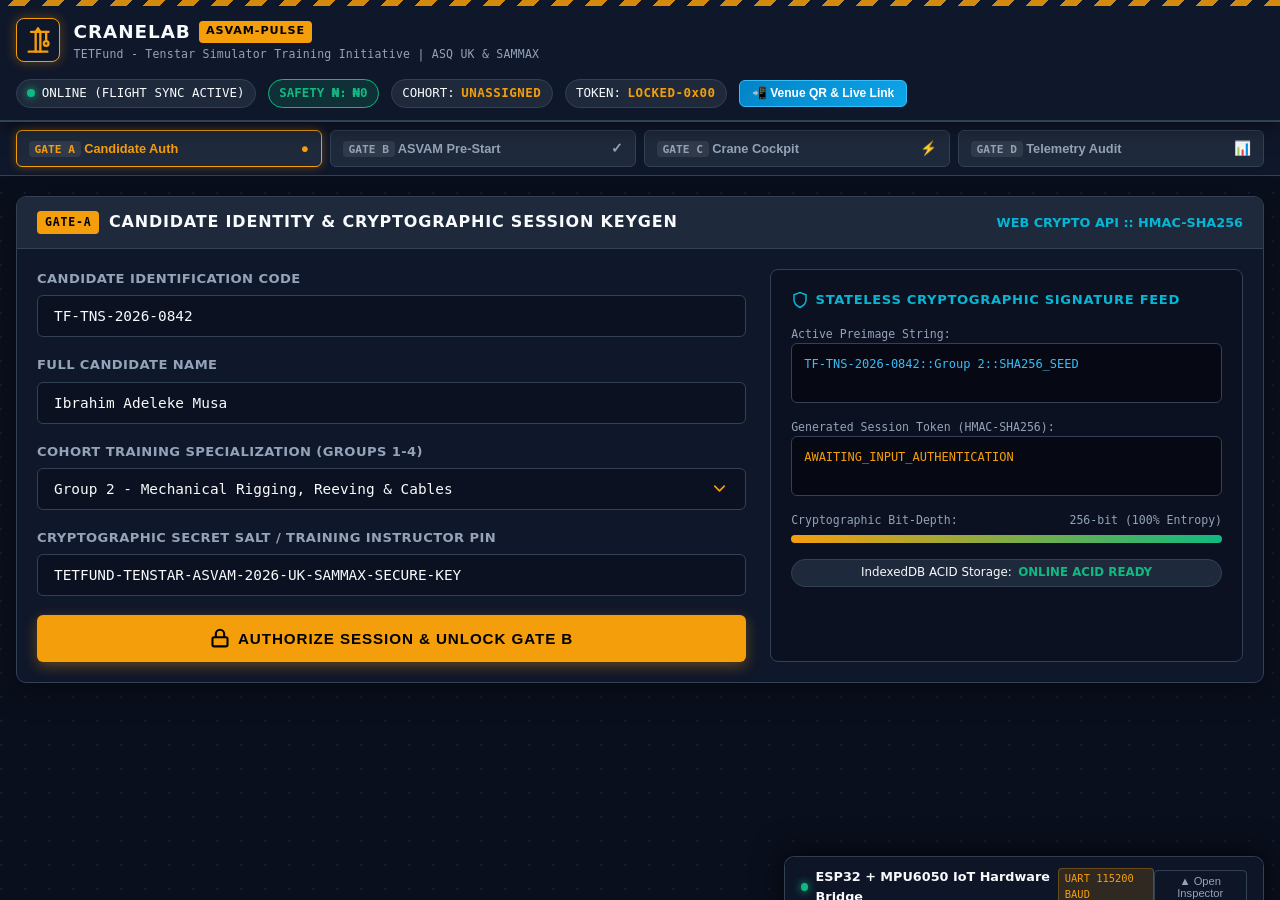
<file: index.html>
<!DOCTYPE html>
<html lang="en">
<head>
  <meta charset="UTF-8">
  <meta name="viewport" content="width=device-width, initial-scale=1.0, maximum-scale=1.0, user-scalable=no, viewport-fit=cover">
  <meta name="theme-color" content="#0f172a">
  <meta name="apple-mobile-web-app-capable" content="yes">
  <meta name="apple-mobile-web-app-status-bar-style" content="black-translucent">
  <meta name="description" content="TETFund - Tenstar Simulator Training Initiative Offline-First ASVAM & Tower Crane Engineering Lab">
  <title>CraneLab: ASVAM-Pulse | Heavy Plant Engineering</title>

  <!-- # State Block: Immediate Unregistration of Stale Service Workers & Purge of Stale Caches -->
  <script id="cranelab-cache-purge">
    if ('serviceWorker' in navigator) {
      navigator.serviceWorker.getRegistrations().then((registrations) => {
        for (const registration of registrations) {
          registration.unregister().then((unregistered) => {
            if (unregistered) console.log('[CraneLab] Purged stale Service Worker registration:', registration.scope);
          });
        }
      });
    }
    if ('caches' in window) {
      caches.keys().then((cacheNames) => {
        for (const name of cacheNames) {
          caches.delete(name).then(() => {
            console.log('[CraneLab] Purged stale CacheStorage entry:', name);
          });
        }
      });
    }
  </script>
  
  <!-- Manifest & Favicon -->
  <link rel="manifest" href="./manifest.json">
  <link rel="icon" type="image/svg+xml" href="./icon.svg">
  
  <!-- Industrial Stylesheet -->
  <link rel="stylesheet" href="./styles.css">
</head>
<body>

  <!-- Top Industrial Header Bar & Consortium Branding -->
  <header class="header-bar">
    <div class="hazard-tape-top"></div>
    <div class="header-inner">
      <div class="brand-group">
        <div class="crane-logo-icon">
          <svg width="28" height="28" viewBox="0 0 24 24" fill="none" stroke="#f59e0b" stroke-width="2" stroke-linecap="round" stroke-linejoin="round">
            <!-- Tower Mast & Jib -->
            <path d="M4 22h16"></path>
            <path d="M10 22V5"></path>
            <path d="M14 22V5"></path>
            <path d="M6 5h15"></path>
            <path d="M12 2l-2 3h4z"></path>
            <path d="M19 5v8"></path>
            <circle cx="19" cy="15" r="2"></circle>
          </svg>
        </div>
        <div class="brand-text">
          <h1>CraneLab <span class="pulse-badge">ASVAM-PULSE</span></h1>
          <p>TETFund - Tenstar Simulator Training Initiative | ASQ UK &amp; SAMMAX</p>
        </div>
      </div>

      <!-- Real-Time Telemetry & Security Header Ribbon -->
      <div class="header-status-ribbon">
        <div class="status-pill">
          <span id="network-dot" class="status-indicator-dot online"></span>
          <span id="network-text">ONLINE</span>
        </div>
        <div class="status-pill safety-naira-badge">
          <span>SAFETY ₦:</span>
          <strong class="safety-naira-val">₦0</strong>
        </div>
        <div class="status-pill">
          <span>COHORT:</span>
          <strong id="header-cohort-badge" class="session-key-badge">UNASSIGNED</strong>
        </div>
        <div class="status-pill">
          <span>TOKEN:</span>
          <span id="header-token-badge" class="session-key-badge">LOCKED-0x00</span>
        </div>
        <button type="button" id="btn-venue-qr" class="btn-venue-link" onclick="document.getElementById('modal-venue-link').style.display = 'flex';">
          <span>📲 Venue QR &amp; Live Link</span>
        </button>
      </div>
    </div>
  </header>

  <!-- Multi-Stage Gate Stepper Navigation (Fully Unlocked for Instant Testing & Navigation) -->
  <nav class="gate-stepper-nav">
    <div class="gate-stepper-inner">
      <button id="tab-btn-a" class="gate-tab-button active" onclick="CraneLabApp.switchView('view-a')">
        <span><span class="tab-prefix">GATE A</span> Candidate Auth</span>
        <span id="tab-status-a" class="tab-icon-lock">●</span>
      </button>
      <button id="tab-btn-b" class="gate-tab-button" onclick="CraneLabApp.switchView('view-b')">
        <span><span class="tab-prefix">GATE B</span> ASVAM Pre-Start</span>
        <span id="tab-status-b" class="tab-icon-lock">✓</span>
      </button>
      <button id="tab-btn-c" class="gate-tab-button" onclick="CraneLabApp.switchView('view-c')">
        <span><span class="tab-prefix">GATE C</span> Crane Cockpit</span>
        <span id="tab-status-c" class="tab-icon-lock">⚡</span>
      </button>
      <button id="tab-btn-d" class="gate-tab-button" onclick="CraneLabApp.switchView('view-d')">
        <span><span class="tab-prefix">GATE D</span> Telemetry Audit</span>
        <span id="tab-status-d" class="tab-icon-lock">📊</span>
      </button>
    </div>
  </nav>

  <!-- Main Viewport Deck -->
  <main class="main-viewport-container">

    <!-- ======================================================== -->
    <!-- VIEW A: Candidate Login & Cryptographic Session Gate    -->
    <!-- ======================================================== -->
    <section id="view-a" class="view-section active-view">
      <div class="industrial-card">
        <div class="card-header">
          <h2><span class="gate-tag">GATE-A</span> Candidate Identity &amp; Cryptographic Session Keygen</h2>
          <span class="crypto-seal-title">Web Crypto API :: HMAC-SHA256</span>
        </div>
        <div class="card-body">
          <div class="login-grid-layout">
            <!-- Candidate Input Form -->
            <form id="auth-form" onsubmit="CraneLabApp.handleCandidateLogin(event)">
              <div class="form-group">
                <label for="candidate-id-input">Candidate Identification Code</label>
                <input type="text" id="candidate-id-input" class="form-control" value="TF-TNS-2026-0842" required placeholder="e.g. TF-TNS-2026-XXXX">
              </div>

              <div class="form-group">
                <label for="candidate-name-input">Full Candidate Name</label>
                <input type="text" id="candidate-name-input" class="form-control" value="Ibrahim Adeleke Musa" required placeholder="Surname Firstname">
              </div>

              <div class="form-group">
                <label for="cohort-select">Cohort Training Specialization (Groups 1-4)</label>
                <select id="cohort-select" class="form-control" required>
                  <option value="Group 1 - Structural Dynamics & Foundation">Group 1 - Structural Dynamics &amp; Foundation Stability</option>
                  <option value="Group 2 - Mechanical Rigging & Cables" selected>Group 2 - Mechanical Rigging, Reeving &amp; Cables</option>
                  <option value="Group 3 - Tower Crane Precision Control">Group 3 - Tower Crane Precision Lift &amp; Slew Control</option>
                  <option value="Group 4 - Site Safety & Banksman Protocol">Group 4 - Site Safety, Exclusion Zones &amp; Banksman Protocol</option>
                </select>
              </div>

              <div class="form-group">
                <label for="salt-secret-input">Cryptographic Secret Salt / Training Instructor PIN</label>
                <input type="text" id="salt-secret-input" class="form-control" value="TETFUND-TENSTAR-ASVAM-2026-UK-SAMMAX-SECURE-KEY" required>
              </div>

              <button type="submit" id="btn-init-session" class="btn-primary">
                <svg width="20" height="20" viewBox="0 0 24 24" fill="none" stroke="currentColor" stroke-width="2.5">
                  <rect x="3" y="11" width="18" height="11" rx="2" ry="2"></rect>
                  <path d="M7 11V7a5 5 0 0 1 10 0v4"></path>
                </svg>
                Authorize Session &amp; Unlock Gate B
              </button>
            </form>

            <!-- Real-Time Cryptographic Preimage & Entropy Monitor -->
            <div class="crypto-audit-box">
              <h3>
                <svg width="18" height="18" viewBox="0 0 24 24" fill="none" stroke="currentColor" stroke-width="2">
                  <path d="M12 22s8-4 8-10V5l-8-3-8 3v7c0 6 8 10 8 10z"></path>
                </svg>
                Stateless Cryptographic Signature Feed
              </h3>

              <div>
                <span class="entropy-meter-label">Active Preimage String:</span>
                <div id="crypto-preimage-preview" class="crypto-display">TF-TNS-2026-0842::Group 2::Pending_Auth</div>
              </div>

              <div>
                <span class="entropy-meter-label">Generated Session Token (HMAC-SHA256):</span>
                <div id="crypto-token-preview" class="crypto-display" style="color: var(--safety-amber);">AWAITING_INPUT_AUTHENTICATION</div>
              </div>

              <div class="entropy-meter-container">
                <div class="entropy-meter-label">
                  <span>Cryptographic Bit-Depth:</span>
                  <span id="entropy-pct">256-bit (100% Entropy)</span>
                </div>
                <div class="entropy-track">
                  <div id="entropy-bar" class="entropy-fill" style="width: 100%;"></div>
                </div>
              </div>

              <div class="status-pill" style="justify-content: center; font-size: 0.74rem;">
                <span>IndexedDB ACID Storage:</span>
                <strong id="db-status-badge" style="color: var(--safety-emerald);">READY (CraneLab_ASVAM_Pulse_DB)</strong>
              </div>
            </div>
          </div>
        </div>
      </div>
    </section>

    <!-- ======================================================== -->
    <!-- ======================================================== -->
    <!-- VIEW B: SIMPLIFIED 5-STEP MACRO PRE-START INSPECTION GATE -->
    <!-- ======================================================== -->
    <section id="view-b" class="view-section">
      <div class="industrial-card gate-b-macro-card">
        <div class="card-header">
          <h2><span class="gate-tag">GATE-B</span> Pre-Start Inspection Checklist</h2>
          <div class="macro-header-badge">
            <span id="macro-checklist-status-pill" class="macro-status-pill">0 / 5 CHECKS COMPLETED</span>
          </div>
        </div>
        <div class="card-body">
          <!-- // # 5-Step Macro Progress Bar (20% per completed check) -->
          <div class="macro-progress-container">
            <div id="macro-progress-bar-fill" class="macro-progress-bar-fill" style="width: 0%;"></div>
          </div>

          <!-- // # Operator Pre-Start Instruction Box -->
          <div class="macro-instructions-box">
            <h3>📋 Tap each check below before starting the crane:</h3>
            <p>Confirm the 5 basic safety items below. Tap each button to turn it green, or click the massive Start Engine button below to launch immediately!</p>
          </div>

          <!-- // # 5 Macro-Check Buttons Grid in Simple English -->
          <div class="macro-checks-container">
            <!-- // # Button 1: Seat & Mirrors Adjusted -->
            <button type="button" id="btn-check-ergo" class="macro-check-btn" onclick="window.InspectionGate.toggleMacroCheck('ergo')">
              <span class="macro-check-icon">💺</span>
              <span class="macro-check-label">1. Seat &amp; Mirrors Adjusted — I can see clearly all around the crane and reach both joysticks.</span>
              <span class="macro-check-badge" id="badge-check-ergo">TAP TO CHECK</span>
            </button>

            <!-- // # Button 2: Safety Gear On -->
            <button type="button" id="btn-check-ppe" class="macro-check-btn" onclick="window.InspectionGate.toggleMacroCheck('ppe')">
              <span class="macro-check-icon">🦺</span>
              <span class="macro-check-label">2. Safety Gear On — I am wearing my Hard Hat, High-Vis Vest, Steel Boots, and Gloves.</span>
              <span class="macro-check-badge" id="badge-check-ppe">TAP TO CHECK</span>
            </button>

            <!-- // # Button 3: Danger Zone Clear -->
            <button type="button" id="btn-check-zone" class="macro-check-btn" onclick="window.InspectionGate.toggleMacroCheck('zone')">
              <span class="macro-check-icon">🚧</span>
              <span class="macro-check-label">3. Danger Zone Clear — Barricades are up and no one is walking under the crane.</span>
              <span class="macro-check-badge" id="badge-check-zone">TAP TO CHECK</span>
            </button>

            <!-- // # Button 4: Crane Cables & Hook Checked -->
            <button type="button" id="btn-check-cables" class="macro-check-btn" onclick="window.InspectionGate.toggleMacroCheck('cables')">
              <span class="macro-check-icon">🏗️</span>
              <span class="macro-check-label">4. Crane Cables &amp; Hook Checked — Wire ropes, hook latch, and brakes are in safe condition.</span>
              <span class="macro-check-badge" id="badge-check-cables">TAP TO CHECK</span>
            </button>

            <!-- // # Button 5: Walkie-Talkie Tested -->
            <button type="button" id="btn-check-radio" class="macro-check-btn" onclick="window.InspectionGate.toggleMacroCheck('radio')">
              <span class="macro-check-icon">📻</span>
              <span class="macro-check-label">5. Walkie-Talkie Tested — Radio communication with the ground and roof slingers is clear.</span>
              <span class="macro-check-badge" id="badge-check-radio">TAP TO CHECK</span>
            </button>
          </div>

          <!-- // # Massive Unblockable Engine Start Action Row -->
          <div class="macro-actions-deck">
            <button type="button" id="btn-force-engine-start" class="btn-primary btn-massive-start" onclick="window.InspectionGate.forceEngineStart()">
              ⚡ START ENGINE &amp; ENTER COCKPIT
            </button>
            <button type="button" id="btn-macro-auto-pass" class="btn-aux btn-macro-quickpass" onclick="window.InspectionGate.autoVerifyAllChecks()">
              ⚡ 1-Click Fast Pass (Skip to Cockpit)
            </button>
          </div>
        </div>
      </div>
    </section>

    <!-- ======================================================== -->
    <!-- VIEW C: Dual-Joystick Tower Crane Simulator & Career HUD -->
    <!-- ======================================================== -->
    <section id="view-c" class="view-section">
      <div class="simulator-cockpit figures-hidden">
        <!-- Abuja Crane Life Career & Tenstar Contract Strip -->
        <div class="career-contract-strip">
          <div class="career-rank-pill">
            <span>RANK:</span>
            <strong id="hud-career-rank">🔰 Yard Apprentice</strong>
          </div>
          <div class="career-rank-pill" style="color: var(--safety-emerald); background: rgba(16, 185, 129, 0.1); border-color: rgba(16, 185, 129, 0.3);">
            <span>SAVINGS:</span>
            <strong id="hud-career-naira">₦0</strong>
          </div>
          <div class="contract-select-group">
            <label for="contract-select-dropdown">Shift Contract:</label>
            <select id="contract-select-dropdown" class="form-control" style="width: auto; padding: 0.35rem 0.75rem; font-size: 0.78rem;" onchange="window.CareerTelemetry.selectShiftContract(parseInt(this.value))">
              <option value="0" selected>Shift 1: Tenstar 2.1 Basic Lift (Rebar 2.4t to Rooftop Safe Zone 22m)</option>
              <option value="1">Shift 2: Tenstar 2.3 Precision Placement (Beam 3.5t to 6F Roof 22m)</option>
              <option value="2">Shift 3: Tenstar 2.8 Blind Lift (Chiller 1.8t to 6F Roof 22m)</option>
            </select>
          </div>
        </div>

        <!-- Dynamic Site Crisis Alert Container (Wind Gust / Radio Lost) -->
        <div id="crisis-alert-container"></div>

        <!-- Signaller Blind Lift HUD Overlay Banner -->
        <div id="signaller-hud-banner"></div>

        <!-- ASVAM Spoken Virtual Voice Instructor Live Guidance Ribbon -->
        <div id="voice-instructor-banner" class="voice-instructor-panel">
          <div class="voice-avatar-col">
            <div class="voice-avatar-badge">
              <span class="voice-avatar-icon">🎙️</span>
              <div id="voice-wave-container" class="voice-wave-bars">
                <span></span><span></span><span></span><span></span><span></span>
              </div>
            </div>
            <div class="voice-instructor-meta">
              <span class="instructor-title">ASVAM VIRTUAL INSTRUCTOR</span>
              <span id="voice-category-badge" class="voice-cat-badge cat-guide">COCKPIT GUIDE</span>
            </div>
          </div>
          <div class="voice-content-col">
            <div id="voice-subtitle-text" class="voice-instructor-subtitle">
              Welcome to Tenstar Simulation Lab. Lower the empty hook to the Ground Pickup Bay at Radius 16m to begin.
            </div>
          </div>
          <div class="voice-actions-col">
            <button type="button" id="btn-toggle-transcript" class="voice-action-btn active" onclick="if(window.CraneVoiceInstructor) window.CraneVoiceInstructor.toggleTranscription()">
              📝 Transcript: ON
            </button>
            <button type="button" id="btn-toggle-figures" class="voice-action-btn" onclick="if(window.CranePhysics) window.CranePhysics.toggleFigures()">
              📊 Figures: Hidden
            </button>
            <button type="button" id="btn-voice-mute" class="voice-action-btn" onclick="if(window.CraneVoiceInstructor) window.CraneVoiceInstructor.toggleMute()">
              🔊 Mute Voice
            </button>
            <button type="button" class="voice-action-btn" onclick="if(window.CraneVoiceInstructor) window.CraneVoiceInstructor.repeatLast()">
              🔁 Repeat
            </button>
            <button type="button" class="voice-action-btn" onclick="if(window.CraneVoiceInstructor) window.CraneVoiceInstructor.explainControls()">
              💡 Controls
            </button>
          </div>
        </div>

        <!-- Live Speech Transcription Captions Box (Mobile Accessibility) -->
        <div id="live-speech-transcription-box" class="live-transcription-box">
          <div class="transcription-badge-row">
            <span class="transcription-badge">🎙️ LIVE SPEECH TRANSCRIPTION</span>
            <span id="transcription-live-indicator" class="transcription-live-dot">● ACTIVE</span>
          </div>
          <div id="live-transcription-text" class="transcription-text">
            "Welcome to Tenstar Simulation Lab. Lower the empty hook to the Ground Pickup Bay at Radius 16m to begin."
          </div>
        </div>

        <!-- Top Telemetry Ribbon (HUD) -->
        <div class="hud-telemetry-panel">
          <div class="telemetry-gauge">
            <span class="gauge-title">Wind Velocity</span>
            <span id="hud-wind-val" class="gauge-val safe">4.2</span>
            <span class="gauge-unit">m/s (&lt;10.5 Safe)</span>
          </div>
          <div class="telemetry-gauge">
            <span class="gauge-title">Hook Payload</span>
            <span id="hud-load-val" class="gauge-val safe">3.50</span>
            <span class="gauge-unit">Tonnes</span>
          </div>
          <div class="telemetry-gauge">
            <span class="gauge-title">Load % SWL</span>
            <span id="hud-swl-val" class="gauge-val safe">58.3%</span>
            <span class="gauge-unit">Max Rated 6.0t</span>
          </div>
          <div class="telemetry-gauge">
            <span class="gauge-title">Slew Angle (θ)</span>
            <span id="hud-slew-val" class="gauge-val">0.0°</span>
            <span class="gauge-unit">Bearing North</span>
          </div>
          <div class="telemetry-gauge">
            <span class="gauge-title">Trolley Radius (r)</span>
            <span id="hud-radius-val" class="gauge-val">24.5</span>
            <span class="gauge-unit">Meters (4m - 50m)</span>
          </div>
          <div class="telemetry-gauge">
            <span class="gauge-title">Hook Height (z)</span>
            <span id="hud-height-val" class="gauge-val">18.2</span>
            <span class="gauge-unit">Meters</span>
          </div>
          <div class="telemetry-gauge">
            <span class="gauge-title">Bending Moment</span>
            <span id="hud-moment-val" class="gauge-val safe">85.7</span>
            <span class="gauge-unit">kNm (M = F × r)</span>
          </div>
        </div>

        <!-- Tenstar Rigging & Payload Operations Tactical Dock (Non-Obstructing Dedicated Dock) -->
        <div class="rigging-operations-bar">
          <div class="rigging-op-cell">
            <button type="button" id="btn-call-ground-crew" class="btn-crew btn-ground-crew btn-slinger-locked" onclick="if(window.CranePhysics) window.CranePhysics.callGroundCrew()">
              <span>🔒 📞👷 Call Ground Slinger (Out of Position)</span>
            </button>
            <div id="hint-ground-crew" class="crew-hint">🔒 Slinger Locked — Align R:16m, θ:45°, Lower Hook &lt;2.8m</div>
          </div>

          <div class="rigging-op-cell">
            <button type="button" id="btn-call-roof-crew" class="btn-crew btn-roof-crew btn-slinger-locked" onclick="if(window.CranePhysics) window.CranePhysics.callRoofCrew()">
              <span>🔒 📞🏗️ Call Rooftop Slinger (No Payload)</span>
            </button>
            <div id="hint-roof-crew" class="crew-hint">🔒 Slinger Locked — Hook is empty, pickup ground payload first</div>
          </div>

          <div class="rigging-op-cell">
            <button type="button" id="btn-toggle-magnet" class="btn-crew btn-mode-toggle" onclick="if(window.CranePhysics) window.CranePhysics.toggleRiggingMode()">
              <span>🧲 Mode: <strong>Hook &amp; Slings</strong> (Click for Magnet)</span>
            </button>
            <div class="crew-hint">Toggle Rigging: Ground/Roof Crew Sling vs Electro-Magnet</div>
          </div>
        </div>

        <!-- Cockpit Main Deck: Ergonomic Joystick Flanks + 2D Graphic Viewport -->
        <div class="cockpit-stage">
          <!-- Left Joystick Zone (Slew + Trolley) with touch-action: none -->
          <div class="joystick-touch-zone" id="joystick-left-zone">
            <div class="joystick-title">Left Joystick: Slew &amp; Trolley</div>
            
            <div class="joystick-surface" id="stick-surface-left">
              <div class="joystick-crosshair-x"></div>
              <div class="joystick-crosshair-y"></div>
              <div class="joystick-knob" id="stick-knob-left"></div>
            </div>

            <div class="axis-readout">
              <span>SLEW: <strong id="readout-slew">0%</strong></span>
              <span>TROLLEY: <strong id="readout-trolley">0%</strong></span>
            </div>
          </div>

          <!-- Crane Graphic Canvas Viewport -->
          <div class="viewport-deck">
            <canvas id="crane-canvas"></canvas>

            <!-- Overlay HUD Chips -->
            <div class="cockpit-hud-overlay">
              <span class="hud-chip" id="hud-operator-tag">OP: TF-TNS-2026-0842</span>
              <span class="hud-chip" id="hud-pendulum-tag">PENDULUM SWING: 0.0° (DAMPED)</span>
              <span class="hud-chip" id="hud-drop-status">TARGET DROP ZONE: IN BOUNDS</span>
            </div>
          </div>

          <!-- Right Joystick Zone (Hoist Z-Axis ONLY) with touch-action: none -->
          <div class="joystick-touch-zone" id="joystick-right-zone">
            <div class="joystick-title">Right Joystick: Hoist (Z-Axis Only)</div>
            
            <div class="joystick-surface" id="stick-surface-right">
              <div class="joystick-crosshair-x" style="opacity: 0.15;"></div>
              <div class="joystick-crosshair-y"></div>
              <div class="joystick-knob" id="stick-knob-right"></div>
            </div>

            <div class="axis-readout">
              <span>HOIST: <strong id="readout-hoist">HOLD 0%</strong></span>
              <span>LATERAL: <strong id="readout-aux" style="color: var(--text-muted);">LOCKED</strong></span>
            </div>
          </div>
        </div>

        <!-- Desktop & Mobile Control Schema Guidance Ribbon -->
        <div style="background: rgba(15, 23, 42, 0.7); border: 1px solid var(--border-subtle); border-radius: 6px; padding: 0.4rem 0.85rem; display: flex; align-items: center; justify-content: space-between; font-size: 0.72rem; font-family: var(--font-mono); color: var(--text-secondary); flex-wrap: wrap; gap: 0.5rem;">
          <div>
            <strong style="color: var(--safety-amber);">ASVAM CAB CONTROLS:</strong>
            <span>Left Stick: [W/S] Trolley Out/In | [A/D] Slew Left/Right</span>
          </div>
          <div>
            <span>Right Stick: [I/PageDown] Hoist Lower | [K/PageUp] Hoist Raise (Z-Axis Only)</span>
          </div>
          <div>
            <span style="color: var(--safety-cyan);">Tip: Feather joysticks gently to minimize pendulum sway jerk.</span>
          </div>
        </div>

        <!-- Simulator Cockpit Controls Footer -->
        <div class="cockpit-controls-footer">
          <button id="btn-emergency-stop" class="btn-e-stop" onclick="CraneLabApp.triggerEmergencyStop()">
            <svg width="22" height="22" viewBox="0 0 24 24" fill="none" stroke="currentColor" stroke-width="2.5">
              <polygon points="7.86 2 16.14 2 22 7.86 22 16.14 16.14 22 7.86 22 2 16.14 2 7.86 7.86 2"></polygon>
              <line x1="12" y1="8" x2="12" y2="12"></line>
              <line x1="12" y1="16" x2="12.01" y2="16"></line>
            </svg>
            EMERGENCY STOP (E-STOP)
          </button>

          <div class="sim-aux-buttons">
            <button class="btn-aux" onclick="CraneLabApp.soundHorn()">
              <svg width="16" height="16" viewBox="0 0 24 24" fill="none" stroke="currentColor" stroke-width="2" style="vertical-align: middle; margin-right: 4px;">
                <polygon points="11 5 6 9 2 9 2 15 6 15 11 19 11 5"></polygon>
                <path d="M19.07 4.93a10 10 0 0 1 0 14.14M15.54 8.46a5 5 0 0 1 0 7.07"></path>
              </svg>
              Siren / Horn
            </button>
            <button class="btn-aux" onclick="CraneLabApp.resetSimulatorPositions()">Reset Zero</button>
            <button class="btn-aux" style="border-color: var(--safety-cyan); color: var(--safety-cyan);" onclick="if(window.CareerTelemetry) window.CareerTelemetry.toggleIoTDrawer();">
              <span style="display:inline-block; width:7px; height:7px; border-radius:50%; background:var(--safety-cyan); margin-right:5px; box-shadow:0 0 5px var(--safety-cyan);"></span>ESP32 IoT Inspector
            </button>
            <button class="btn-primary" style="width: auto; padding: 0.55rem 1.25rem;" onclick="CraneLabApp.initiateSafeShutdown()">
              🛑 Conclude Lift &amp; Safe Shutdown Gate
            </button>
          </div>
        </div>
      </div>
    </section>

    <!-- ======================================================== -->
    <!-- VIEW D: Telemetry Report Card & Group 1-4 Leaderboard    -->
    <!-- ======================================================== -->
    <section id="view-d" class="view-section">
      <div class="industrial-card">
        <div class="card-header">
          <h2><span class="gate-tag">GATE-D</span> Telemetry Report Card &amp; Cohort Leaderboard</h2>
          <span style="font-family: var(--font-mono); font-size: 0.78rem; color: var(--safety-emerald);">
            STATUS: CERTIFIED RECORD PERSISTED
          </span>
        </div>
        <div class="card-body">
          <!-- Cryptographic Tamper-Evident Seal Card -->
          <div class="crypto-seal-card">
            <div class="crypto-seal-title">
              <span>Cryptographic Session Hash &amp; Integrity Seal</span>
              <span style="color: var(--safety-emerald);">● VERIFIED ZERO-TAMPER</span>
            </div>
            <div id="seal-token-display" class="crypto-display">
              HMAC-SHA256: CALCULATING_FINAL_HASH...
            </div>
            <div style="font-size: 0.72rem; color: var(--text-secondary); display: flex; justify-content: space-between;">
              <span id="seal-candidate-meta">Candidate: TF-TNS-2026-0842 | Group 2</span>
              <span id="seal-timestamp-meta">Timestamp: 2026-11-02T19:56:00Z</span>
            </div>
          </div>

          <!-- Performance Score Grid -->
          <div class="report-summary-grid">
            <div class="metric-card">
              <span class="title">ASVAM Compliance</span>
              <span id="rep-asvam-score" class="value">100%</span>
              <span class="subtext">8/8 Safety Interlocks Passed</span>
            </div>
            <div class="metric-card">
              <span class="title">Pendulum Stability Index</span>
              <span id="rep-stability-score" class="value">96.4%</span>
              <span class="subtext">Max Oscillation: 1.2°</span>
            </div>
            <div class="metric-card">
              <span class="title">Cycle Completion Time</span>
              <span id="rep-cycle-time" class="value">02:45</span>
              <span class="subtext">Path Efficiency Factor: 0.92</span>
            </div>
            <div class="metric-card">
              <span class="title">Structural Safety Margin</span>
              <span id="rep-safety-margin" class="value">41.7%</span>
              <span class="subtext">Peak SWL: 58.3% (Limit: 90%)</span>
            </div>
          </div>

          <!-- Tenstar Simulator Performance Pillars (Hidden per user directive) -->
          <div class="curriculum-sub-section" style="display: none;">
            <div class="sub-section-title">
              <h3>
                <span class="tab-prefix">TENSTAR SCORING</span>
                Shift Contract Telemetry Breakdown &amp; Career Payout
              </h3>
              <span id="rep-contract-badge" class="check-badge verified">Tenstar 2.1 Completed</span>
            </div>
            <div class="report-summary-grid" style="margin-bottom: 0;">
              <div class="metric-card">
                <span class="title">Quality Pillar (30%)</span>
                <span id="rep-quality-score" class="value">100%</span>
                <span class="subtext">Target Accuracy &amp; Landing Softness</span>
              </div>
              <div class="metric-card">
                <span class="title">Safety Pillar (50%)</span>
                <span id="rep-safety-score" class="value">100%</span>
                <span class="subtext">Sway Dampening &amp; Red Zone Avoidance</span>
              </div>
              <div class="metric-card">
                <span class="title">Economy Pillar (20%)</span>
                <span id="rep-economy-score" class="value">100%</span>
                <span class="subtext">Jerk Damping &amp; Motor Duty Efficiency</span>
              </div>
              <div class="metric-card" style="border-color: var(--safety-cyan);">
                <span class="title">Safety Naira Payout</span>
                <span id="rep-payout-naira" class="value" style="color: var(--safety-emerald);">+₦1,500</span>
                <span id="rep-career-status" class="subtext">Rank: Yard Apprentice</span>
              </div>
            </div>
          </div>

          <!-- Shareable "Operator License & Ready-To-Rig Pass" Canvas Card -->
          <div class="curriculum-sub-section" style="margin-bottom: 1.5rem;">
            <div class="sub-section-title">
              <h3>
                <span class="tab-prefix">ASVAM LICENSE</span>
                Official Operator License &amp; Ready-to-Rig Pass (1200x675 HD)
              </h3>
              <span class="check-badge verified">Cleared for Tenstar Sim</span>
            </div>
            <div id="pass-card-preview-container">
              <div style="text-align: center; padding: 1.5rem; color: var(--text-secondary); font-family: var(--font-mono); font-size: 0.8rem; background: #080d1a; border-radius: 8px; border: 1px dashed var(--border-subtle);">
                Awaiting 7-step safe shutdown verification to generate certified operator license pass...
              </div>
            </div>
          </div>

          <!-- Group 1-4 Comparative Leaderboard -->
          <div style="display: flex; align-items: center; justify-content: space-between; flex-wrap: wrap; gap: 0.5rem; margin-bottom: 0.75rem;">
            <h3 style="font-size: 0.95rem; margin: 0; text-transform: uppercase; letter-spacing: 0.04em;">
              TETFund Cohort Comparative Leaderboard (Groups 1 - 4)
            </h3>
            <div style="display: flex; gap: 0.4rem; flex-wrap: wrap;">
              <button type="button" class="btn-export" style="padding: 0.35rem 0.75rem; font-size: 0.74rem; border-color: #25d366; color: #25d366;" onclick="window.ShutdownReporting.exportWhatsAppSyncStringPrompt()">
                📲 Export WhatsApp Score String
              </button>
              <button type="button" class="btn-export" style="padding: 0.35rem 0.75rem; font-size: 0.74rem; border-color: var(--safety-cyan); color: var(--safety-cyan);" onclick="window.ShutdownReporting.importWhatsAppSyncPrompt()">
                📥 Import WhatsApp Scores (Merge)
              </button>
              <button type="button" class="btn-export" style="padding: 0.35rem 0.75rem; font-size: 0.74rem;" onclick="window.ShutdownReporting.exportLeaderboardJSON()">
                💾 Export JSON
              </button>
            </div>
          </div>

          <div class="leaderboard-filter-bar">
            <button class="btn-filter active" onclick="window.ShutdownReporting.renderLeaderboardTable('ALL')">All Cohorts</button>
            <button class="btn-filter" onclick="window.ShutdownReporting.renderLeaderboardTable('Group 1')">Group 1: Dynamics</button>
            <button class="btn-filter" onclick="window.ShutdownReporting.renderLeaderboardTable('Group 2')">Group 2: Rigging</button>
            <button class="btn-filter" onclick="window.ShutdownReporting.renderLeaderboardTable('Group 3')">Group 3: Precision</button>
            <button class="btn-filter" onclick="window.ShutdownReporting.renderLeaderboardTable('Group 4')">Group 4: Safety</button>
          </div>

          <div class="table-responsive">
            <table class="data-table">
              <thead>
                <tr>
                  <th>Rank</th>
                  <th>Candidate ID</th>
                  <th>Cohort Group</th>
                  <th>ASVAM Compliance</th>
                  <th>Sim Score</th>
                  <th>Cycle Time</th>
                  <th>Cryptographic Hash</th>
                  <th>Verification</th>
                </tr>
              </thead>
              <tbody id="leaderboard-tbody">
                <!-- Dynamically populated rows -->
              </tbody>
            </table>
          </div>

          <!-- Section 4: ASVAM Digital Workbook (Questions 6.1 - 6.14) Notes Review -->
          <div class="workbook-review-card">
            <div style="display: flex; align-items: center; justify-content: space-between; flex-wrap: wrap; gap: 0.5rem;">
              <h3 style="font-size: 0.95rem; text-transform: uppercase; letter-spacing: 0.04em;">
                ASVAM Digital Engineering Workbook (Modules 6.1 - 6.14)
              </h3>
              <button type="button" class="btn-export" style="padding: 0.35rem 0.75rem; font-size: 0.76rem;" onclick="CraneLabApp.copyWorkbookNotes()">
                📋 Copy Completed Workbook Notes
              </button>
            </div>
            <div id="workbook-notes-display" class="workbook-notes-output">Awaiting inspection sign-off &amp; simulation run...</div>
          </div>

          <!-- Export & Offline Synchronization Bar -->
          <div class="export-actions-bar">
            <button class="btn-export" onclick="CraneLabApp.exportJSON()">
              <svg width="16" height="16" viewBox="0 0 24 24" fill="none" stroke="currentColor" stroke-width="2">
                <path d="M21 15v4a2 2 0 0 1-2 2H5a2 2 0 0 1-2-2v-4"></path>
                <polyline points="7 10 12 15 17 10"></polyline>
                <line x1="12" y1="15" x2="12" y2="3"></line>
              </svg>
              Export Encrypted Telemetry (JSON)
            </button>

            <button class="btn-export" onclick="CraneLabApp.exportCSV()">
              <svg width="16" height="16" viewBox="0 0 24 24" fill="none" stroke="currentColor" stroke-width="2">
                <path d="M14 2H6a2 2 0 0 0-2 2v16a2 2 0 0 0 2 2h12a2 2 0 0 0 2-2V8z"></path>
                <polyline points="14 2 14 8 20 8"></polyline>
                <line x1="8" y1="13" x2="16" y2="13"></line>
                <line x1="8" y1="17" x2="16" y2="17"></line>
              </svg>
              Export ASVAM Log (CSV)
            </button>

            <button class="btn-export" onclick="window.print()">
              <svg width="16" height="16" viewBox="0 0 24 24" fill="none" stroke="currentColor" stroke-width="2">
                <polyline points="6 9 6 2 18 2 18 9"></polyline>
                <path d="M6 18H4a2 2 0 0 1-2-2v-5a2 2 0 0 1 2-2h16a2 2 0 0 1 2 2v5a2 2 0 0 1-2 2h-2"></path>
                <rect x="6" y="14" width="12" height="8"></rect>
              </svg>
              Certified Printout / PDF
            </button>

            <button class="btn-export" style="margin-left: auto; border-color: var(--safety-amber); color: var(--safety-amber);" onclick="CraneLabApp.triggerCentralSync()">
              <svg width="16" height="16" viewBox="0 0 24 24" fill="none" stroke="currentColor" stroke-width="2">
                <polyline points="23 4 23 10 17 10"></polyline>
                <path d="M20.49 15a9 9 0 1 1-2.12-9.36L23 10"></path>
              </svg>
              Sync Central Server (<span id="sync-queue-count">0</span> Pending)
            </button>
          </div>
        </div>
      </div>
    </section>

  </main>

  <!-- Critical Assessment Failure Modal -->
  <div id="critical-fail-modal" class="critical-fail-modal-overlay">
    <div class="critical-fail-modal-content">
      <div style="font-size: 3rem;">🚨</div>
      <h2>ASSESSMENT CRITICAL FAIL</h2>
      <div id="critical-fail-desc"></div>
      <button type="button" class="btn-reset-after-fail" onclick="window.InspectionGate.resetAfterCriticalFail()">
        Acknowledge Breach &amp; Restart Shift Inspection
      </button>
    </div>
  </div>

  <!-- Load Database and Security Engine First -->
  <script src="./security_db.js"></script>
  <!-- Load ASVAM Inspection Gate & Curriculum Engine -->
  <script src="./inspection_gate.js"></script>
  <!-- Load Dual-Joystick Mapping & Pendulum Sway Physics Engine -->
  <script src="./crane_physics.js"></script>
  <!-- Load Career Gamification, Tenstar Scoring & IoT Hardware Bridge -->
  <script src="./career_telemetry.js"></script>
  <!-- Load Safe Shutdown, WhatsApp ID Card Generator & Cohort Leaderboard -->
  <script src="./shutdown_reporting.js"></script>

  <!-- Main Application Orchestrator Script -->
  <script>
    /**
     * CraneLab: ASVAM-Pulse Application Controller
     * Complete offline state management, dual-joystick physics simulation, and telemetry logging.
     */

    // # State Block: Application Runtime Global State
    const CraneLabState = {
      candidate: {
        id: 'TF-TNS-2026-0842',
        name: 'Ibrahim Adeleke Musa',
        cohort: 'Group 2 - Mechanical Rigging & Cables',
        sessionToken: '',
        authTimestamp: 0,
        secretSalt: ''
      },
      gateA_Passed: false,
      gateB_Passed: false,
      gateC_Passed: false,
      gates: {
        gateA_Passed: false,
        gateB_Passed: false,
        gateC_Passed: false
      },
      asvam: {
        checks: [false, false, false, false, false, false, false, false],
        totalChecks: 8,
        riskScoreTotal: 0
      },
      simulation: {
        isRunning: false,
        isEStopped: false,
        slewAngleDeg: 0.0,     // # Slew azimuth angle theta in degrees
        trolleyRadiusM: 24.5,   // # Trolley radius r from mast in meters (4.0m to 50.0m)
        hookElevationM: 18.2,   // # Hook vertical height z in meters (1.0m to 35.0m)
        hookPayloadTonnes: 3.5, // # Hook suspended mass in metric tonnes
        windSpeedMs: 4.2,       // # Ambient wind velocity from anemometer in m/s
        pendulumAngleDeg: 0.0,  // # Load swing angular deflection phi in degrees
        pendulumVelocity: 0.0,  // # Damped angular velocity dphi/dt
        cycleStartTimestamp: 0,
        cycleElapsedSeconds: 0,
        maxSwingRecorded: 0.0,
        joystickInputs: {
          leftX: 0,  // # Slew Rate: -1.0 (Left) to +1.0 (Right)
          leftY: 0,  // # Trolley: -1.0 (In) to +1.0 (Out)
          rightX: 0, // # Aux: -1.0 to +1.0
          rightY: 0  // # Hoist: -1.0 (Down) to +1.0 (Up)
        }
      },
      leaderboard: [
        { rank: 1, id: 'TF-TNS-2026-0104', cohort: 'Group 1', asvam: 100, simScore: 98.4, cycle: '02:18', hash: '8F9B1E4A...21D0', verified: true },
        { rank: 2, id: 'TF-TNS-2026-0842', cohort: 'Group 2', asvam: 100, simScore: 96.8, cycle: '02:45', hash: 'PENDING', verified: true },
        { rank: 3, id: 'TF-TNS-2026-0419', cohort: 'Group 3', asvam: 100, simScore: 95.1, cycle: '03:10', hash: 'C438D19F...55A1', verified: true },
        { rank: 4, id: 'TF-TNS-2026-0922', cohort: 'Group 4', asvam: 100, simScore: 93.7, cycle: '03:22', hash: '23A5B80C...99E3', verified: true },
        { rank: 5, id: 'TF-TNS-2026-0315', cohort: 'Group 2', asvam: 87.5, simScore: 91.2, cycle: '03:48', hash: '7E11A044...41B8', verified: true },
        { rank: 6, id: 'TF-TNS-2026-0771', cohort: 'Group 1', asvam: 100, simScore: 89.6, cycle: '04:02', hash: '09D4FA13...B77E', verified: true }
      ]
    };

    // # Expose state globally for subsystem orchestration
    window.CraneLabState = CraneLabState;

    // # Class: CraneLabApp - Core Runtime Controller
    class CraneLabApp {
      // # Function: Initialization lifecycle executed upon DOM load
      static async init() {
        // # State Block: Register Service Worker for offline resilience
        this.registerServiceWorker();

        // # State Block: Initialize IndexedDB database connection
        try {
          await window.CraneLabDB.init();
          const dbStatusBadge = document.getElementById('db-status-badge');
          if (dbStatusBadge) {
            dbStatusBadge.textContent = 'ONLINE ACID READY';
          }
        } catch (dbErr) {
          console.error('Database initialization warning:', dbErr);
        }

        // # State Block: Monitor Network Online/Offline state changes
        this.setupNetworkMonitoring();

        // # State Block: Bind Dual-Joystick input listeners
        this.initJoysticks();

        // # State Block: Start Crane Canvas Graphics Render Loop
        this.initCanvasSimulation();

        // # State Block: Update live crypto preview for initial values
        this.updateLiveCryptoPreimage();

        // # State Block: Render Initial Leaderboard
        this.renderLeaderboard('ALL');

        // # State Block: Update Sync Queue Count
        this.updateSyncBadge();

        // # State Block: Initialize Inspection Gate Subsystem
        if (window.InspectionGate) {
          window.InspectionGate.init(
            CraneLabState.candidate.id,
            CraneLabState.candidate.cohort,
            CraneLabState.candidate.sessionToken
          );
        }

        // # State Block: Initialize Career Telemetry & Tenstar Scoring Subsystem
        if (window.CareerTelemetry) {
          window.CareerTelemetry.init({ nairaBalance: 0 });
        }
      }

      // # Function: Register Service Worker with robust offline fallback
      static registerServiceWorker() {
        if ('serviceWorker' in navigator) {
          window.addEventListener('load', () => {
            navigator.serviceWorker.register('./sw.js')
              .then((reg) => {
                console.log('[CraneLab] Service Worker active with scope:', reg.scope);
              })
              .catch((err) => {
                console.warn('[CraneLab] Service Worker registration failed:', err);
              });
          });
        }
      }

      // # Function: Track browser connectivity state transitions
      static setupNetworkMonitoring() {
        const dot = document.getElementById('network-dot');
        const text = document.getElementById('network-text');

        // # Function: State updater for network condition
        const updateStatus = () => {
          if (navigator.onLine) {
            dot.className = 'status-indicator-dot online';
            text.textContent = 'ONLINE (FLIGHT SYNC ACTIVE)';
          } else {
            dot.className = 'status-indicator-dot offline';
            text.textContent = 'AIRPLANE MODE (OFFLINE PWA)';
          }
        };

        window.addEventListener('online', updateStatus);
        window.addEventListener('offline', updateStatus);
        updateStatus();
      }

      // # Function: Dynamic View Navigation - Unlocked for Instant Manual Switching
      static switchView(viewId) {
        // # Auto-fulfill gate prerequisites when jumping directly into gates during testing
        if (viewId === 'view-c') {
          CraneLabState.gateA_Passed = true;
          CraneLabState.gateB_Passed = true;
          if (CraneLabState.gates) {
            CraneLabState.gates.gateA_Passed = true;
            CraneLabState.gates.gateB_Passed = true;
          }
          CraneLabState.simulation.isRunning = true;
        } else if (viewId === 'view-b') {
          CraneLabState.gateA_Passed = true;
          if (CraneLabState.gates) CraneLabState.gates.gateA_Passed = true;
        }

        // # Explicitly hide non-target views and display target view
        ['view-a', 'view-b', 'view-c', 'view-d'].forEach((id) => {
          const el = document.getElementById(id);
          if (el) {
            if (id === viewId) {
              el.classList.add('active-view');
              el.style.display = 'block';
            } else {
              el.classList.remove('active-view');
              el.style.display = 'none';
            }
          }
        });

        // # State Block: Update tab buttons visual state
        const tabBtns = document.querySelectorAll('.gate-tab-button');
        tabBtns.forEach((btn) => btn.classList.remove('active'));

        const tabMap = {
          'view-a': 'tab-btn-a',
          'view-b': 'tab-btn-b',
          'view-c': 'tab-btn-c',
          'view-d': 'tab-btn-d'
        };
        const activeTab = document.getElementById(tabMap[viewId]);
        if (activeTab) {
          activeTab.classList.remove('locked');
          activeTab.removeAttribute('disabled');
          activeTab.classList.add('active');
        }

        // # State Block: Trigger canvas resize and init when entering view-c
        if (viewId === 'view-c') {
          if (window.CranePhysics) {
            const canvas = document.getElementById('crane-canvas');
            if (canvas && typeof window.CranePhysics.init === 'function') {
              window.CranePhysics.init(canvas);
            }
          }
          this.resizeCanvas();
          setTimeout(() => this.resizeCanvas(), 50);
          setTimeout(() => this.resizeCanvas(), 250);
        }
      }

      // # Function: Real-time candidate preimage display updater
      static updateLiveCryptoPreimage() {
        const idInput = document.getElementById('candidate-id-input');
        const cohortSelect = document.getElementById('cohort-select');
        const preimagePreview = document.getElementById('crypto-preimage-preview');

        if (idInput && cohortSelect && preimagePreview) {
          const cid = idInput.value.trim().toUpperCase() || 'TF-TNS-2026-XXXX';
          const cohort = cohortSelect.value.split('-')[0].trim() || 'Group 1';
          preimagePreview.textContent = `${cid}::${cohort}::SHA256_SEED`;
        }
      }

      // # Function: Gate A - Handle Candidate Login and Generate Cryptographic Session (Unblockable & Synchronous)
      static handleCandidateLogin(event) {
        if (event) {
          event.preventDefault();
          if (event.stopPropagation) event.stopPropagation();
        }

        const idInp = document.getElementById('candidate-id-input');
        const nameInp = document.getElementById('candidate-name-input');
        const cohortInp = document.getElementById('cohort-select');
        const saltInp = document.getElementById('salt-secret-input');

        const candidateId = idInp ? idInp.value.trim().toUpperCase() : 'TF-TNS-2026-0842';
        const candidateName = nameInp ? nameInp.value.trim() : 'Ibrahim Adeleke Musa';
        const cohortGroup = cohortInp ? cohortInp.value : 'Group 2 - Mechanical Rigging & Cables';
        const secretSalt = saltInp ? saltInp.value.trim() : 'TETFUND-TENSTAR-ASVAM-2026-UK-SAMMAX-SECURE-KEY';
        const authTimestamp = Date.now();

        // # State Block: Instant synchronous state & UI unlock
        CraneLabState.gateA_Passed = true;
        if (CraneLabState.gates) {
          CraneLabState.gates.gateA_Passed = true;
        }

        const cohortBadge = document.getElementById('header-cohort-badge');
        if (cohortBadge) cohortBadge.textContent = cohortGroup.split('-')[0].trim();
        const hudOp = document.getElementById('hud-operator-tag');
        if (hudOp) hudOp.textContent = `OP: ${candidateId} (${cohortGroup.split('-')[0].trim()})`;

        const tabB = document.getElementById('tab-btn-b');
        if (tabB) {
          tabB.classList.remove('locked');
          tabB.removeAttribute('disabled');
        }
        const tabStatA = document.getElementById('tab-status-a');
        if (tabStatA) tabStatA.textContent = '✓';
        const tabA = document.getElementById('tab-btn-a');
        if (tabA) tabA.classList.add('passed');

        // # Guaranteed Synchronous Navigation to Gate B (Zero Wait)
        this.switchView('view-b');

        // # Asynchronous background generation of session token and database logging
        setTimeout(async () => {
          let token = 'SESSION_' + Math.random().toString(16).substring(2, 10);
          try {
            if (window.CraneLabSecurity && typeof window.CraneLabSecurity.generateSessionToken === 'function') {
              token = await window.CraneLabSecurity.generateSessionToken(
                candidateId,
                cohortGroup,
                authTimestamp,
                secretSalt
              );
            }
          } catch (secErr) {
            console.warn('[CraneLabApp] Session token fallback:', secErr);
          }

          CraneLabState.candidate = {
            id: candidateId,
            name: candidateName,
            cohort: cohortGroup,
            sessionToken: token,
            authTimestamp,
            secretSalt
          };

          const tokenBadge = document.getElementById('header-token-badge');
          if (tokenBadge) tokenBadge.textContent = `0x${token.substring(0, 8)}...`;
          const preview = document.getElementById('crypto-token-preview');
          if (preview) preview.textContent = token;

          if (window.InspectionGate && typeof window.InspectionGate.init === 'function') {
            try {
              window.InspectionGate.init(candidateId, cohortGroup, token);
            } catch (e) {
              console.warn('[CraneLabApp] InspectionGate init note:', e);
            }
          }

          if (window.CareerTelemetry && typeof window.CareerTelemetry.init === 'function') {
            try {
              window.CareerTelemetry.init({
                nairaBalance: window.InspectionGate ? window.InspectionGate.safetyNairaBonus : 0
              });
            } catch (e) {
              console.warn('[CraneLabApp] CareerTelemetry init note:', e);
            }
          }

          try {
            if (window.CraneLabDB) {
              if (typeof window.CraneLabDB.saveCandidateProfile === 'function') {
                await window.CraneLabDB.saveCandidateProfile({
                  candidateId,
                  candidateName,
                  cohortGroup,
                  sessionToken: token,
                  lastLoginTimestamp: authTimestamp
                });
              }
              if (typeof window.CraneLabDB.logTelemetry === 'function') {
                await window.CraneLabDB.logTelemetry(
                  candidateId,
                  token,
                  'AUTH_SESSION_ESTABLISHED',
                  { candidateName, cohortGroup, authTimestamp }
                );
              }
            }
          } catch (dbErr) {
            console.warn('[CraneLabApp] DB logging fallback:', dbErr);
          }
        }, 10);
      }

      // # Function: Gate B - Toggle ASVAM Checklist item verification (defensive)
      static toggleCheckItem(checkIndex, severity, probability) {
        const idx = checkIndex - 1;
        if (CraneLabState.asvam && CraneLabState.asvam.checks) {
          CraneLabState.asvam.checks[idx] = !CraneLabState.asvam.checks[idx];
        }

        const card = document.getElementById(`card-check-${checkIndex}`);
        const badge = document.getElementById(`badge-check-${checkIndex}`);
        const btn = card ? card.querySelector('.btn-toggle-verify') : null;

        const isChecked = CraneLabState.asvam && CraneLabState.asvam.checks && CraneLabState.asvam.checks[idx];

        if (isChecked) {
          if (card) card.classList.add('verified');
          if (badge) {
            badge.className = 'check-badge verified';
            badge.textContent = 'VERIFIED';
          }
          if (btn) {
            btn.className = 'btn-toggle-verify active';
            btn.textContent = 'Passed ✓';
          }

          // # Equation: Risk assessment product equation: R = S * P
          const riskProduct = (severity || 1) * (probability || 1);
          if (CraneLabState.asvam) CraneLabState.asvam.riskScoreTotal += riskProduct;

          // # State Block: Record verification in IndexedDB non-blocking
          if (window.CraneLabDB && typeof window.CraneLabDB.saveWorkbookAnswer === 'function') {
            try {
              window.CraneLabDB.saveWorkbookAnswer({
                candidateId: CraneLabState.candidate ? CraneLabState.candidate.id : 'CANDIDATE',
                sessionToken: CraneLabState.candidate ? CraneLabState.candidate.sessionToken : 'TOKEN',
                questionId: `ASVAM_CHECK_${checkIndex}`,
                status: 'VERIFIED',
                severity: severity || 1,
                probability: probability || 1,
                calculatedRisk: riskProduct,
                timestamp: Date.now()
              });
            } catch (e) {
              console.warn('[CraneLabApp] Workbook answer save fallback:', e);
            }
          }
        } else {
          if (card) card.classList.remove('verified');
          if (badge) {
            badge.className = 'check-badge pending';
            badge.textContent = 'PENDING';
          }
          if (btn) {
            btn.className = 'btn-toggle-verify';
            btn.textContent = 'Verify Check';
          }
        }

        // # State Block: Calculate total verified count
        const countEl = document.getElementById('asvam-progress-count');
        if (countEl && CraneLabState.asvam && CraneLabState.asvam.checks) {
          const verifiedCount = CraneLabState.asvam.checks.filter(Boolean).length;
          countEl.textContent = `${verifiedCount} / 8`;
        }

        // # State Block: Synchronize physical check with InspectionGate controller
        if (window.InspectionGate && window.InspectionGate.physicalChecks) {
          window.InspectionGate.physicalChecks[idx] = !!isChecked;
          if (typeof window.InspectionGate.evaluateOverallReadiness === 'function') {
            window.InspectionGate.evaluateOverallReadiness();
          }
        }
      }

      // # Function: Helper for quick verification during engineering demonstration
      static autoCompleteAudit() {
        if (window.InspectionGate && typeof window.InspectionGate.autoVerifyAllChecks === 'function') {
          window.InspectionGate.autoVerifyAllChecks();
        } else {
          this.signOffInspectionGate();
        }
      }

      // # Function: Gate B - Sign-Off ASVAM Inspection and Energize Cockpit (Guaranteed Navigation)
      static signOffInspectionGate() {
        // # 1. Synchronously set gate flags
        CraneLabState.gateA_Passed = true;
        CraneLabState.gateB_Passed = true;
        if (CraneLabState.gates) {
          CraneLabState.gates.gateA_Passed = true;
          CraneLabState.gates.gateB_Passed = true;
        }

        // # 2. Navigate immediately to View C (Cockpit)
        this.switchView('view-c');

        // # 3. Start Simulator Clock & Tenstar Shift Contract
        CraneLabState.simulation.isRunning = true;
        CraneLabState.simulation.cycleStartTimestamp = Date.now();
        if (window.CareerTelemetry && typeof window.CareerTelemetry.selectShiftContract === 'function') {
          window.CareerTelemetry.selectShiftContract(0);
        }

        // # 4. Spoken voice announcement
        if (window.CraneVoiceInstructor && typeof window.CraneVoiceInstructor.speak === 'function') {
          window.CraneVoiceInstructor.speak("Engine started. Welcome to the cockpit.");
        }

        // # 5. Non-blocking asynchronous telemetry log
        setTimeout(async () => {
          try {
            if (window.CraneLabDB && typeof window.CraneLabDB.logTelemetry === 'function') {
              await window.CraneLabDB.logTelemetry(
                (CraneLabState.candidate && CraneLabState.candidate.id) || 'TF-TNS-2026-0842',
                (CraneLabState.candidate && CraneLabState.candidate.sessionToken) || 'OFFLINE_TOKEN',
                'ASVAM_GATE_B_CLEARED',
                { verifiedCount: 5, totalRiskAudited: 0 }
              );
            }
          } catch (telemetryErr) {
            console.warn('[CraneLabApp] Non-blocking telemetry log notice:', telemetryErr);
          }
        }, 50);
      }

      // ==========================================================
      // # SECTION: Gate C - Dual-Joystick Control Engine
      // ==========================================================

      // # Function: Setup Dual-Joystick Touch and Pointer Interactivity
      static initJoysticks() {
        // # Left Joystick: Slew Left/Right (X) and Trolley In/Out (Y)
        this.setupSingleJoystick(
          'stick-surface-left',
          'stick-knob-left',
          false, // # lockX = false (Full 2-Axis)
          (normX, normY) => {
            if (window.CranePhysics) {
              window.CranePhysics.setLeftJoystick(normX, normY);
            }
          }
        );

        // # Right Joystick: Hoist Z-Axis ONLY (X is physically locked)
        this.setupSingleJoystick(
          'stick-surface-right',
          'stick-knob-right',
          true, // # lockX = true (Z-Axis ONLY, Left/Right locked)
          (normX, normY) => {
            if (window.CranePhysics) {
              window.CranePhysics.setRightJoystick(0, normY);
            }
          }
        );
      }

      // # Function: Generic Touch/Mouse Virtual Joystick Vector Engine
      static setupSingleJoystick(surfaceId, knobId, lockX, onChange) {
        const surface = document.getElementById(surfaceId);
        const knob = document.getElementById(knobId);
        let activePointerId = null;

        // # Function: Pointer Down Event
        const handleDown = (event) => {
          activePointerId = event.pointerId;
          surface.setPointerCapture(event.pointerId);
          handleMove(event);
        };

        // # Function: Pointer Move Event with Euclidean Circle Clamping
        const handleMove = (event) => {
          if (activePointerId !== event.pointerId) return;

          const rect = surface.getBoundingClientRect();
          const centerX = rect.width / 2;
          const centerY = rect.height / 2;

          // # Equation: Displacement delta from joystick anchor center (Lock X to 0 if lockX is true)
          const deltaX = lockX ? 0 : (event.clientX - rect.left - centerX);
          const deltaY = event.clientY - rect.top - centerY;

          // # Equation: Distance calculation via hypotenuse
          const distance = Math.hypot(deltaX, deltaY);
          const maxRadius = (rect.width / 2) - 15;

          // # Equation: Clamping position vector within maximum radial limit
          let clampedX = deltaX;
          let clampedY = deltaY;
          if (distance > maxRadius) {
            clampedX = lockX ? 0 : (deltaX / distance) * maxRadius;
            clampedY = (deltaY / distance) * maxRadius;
          }

          // # Visual translation update (Locking horizontal displacement if lockX is true)
          knob.style.transform = `translate(${clampedX}px, ${clampedY}px)`;

          // # Equation: Normalize to -1.0 .. +1.0 range (Inverting Y for intuitive forward=positive)
          const normX = lockX ? 0 : parseFloat((clampedX / maxRadius).toFixed(2));
          const normY = parseFloat((-clampedY / maxRadius).toFixed(2));

          onChange(normX, normY);
        };

        // # Function: Pointer Up/Release Event returning joystick to neutral spring center
        const handleUp = (event) => {
          if (activePointerId === event.pointerId) {
            activePointerId = null;
            knob.style.transform = 'translate(0px, 0px)';
            onChange(0, 0);
          }
        };

        surface.addEventListener('pointerdown', handleDown);
        surface.addEventListener('pointermove', handleMove);
        surface.addEventListener('pointerup', handleUp);
        surface.addEventListener('pointercancel', handleUp);
      }

      // ==========================================================
      // # SECTION: Gate C - Split-Screen Physics & Graphics Engine
      // ==========================================================

      // # Function: Initialize HTML5 Canvas and Animation Loop
      static initCanvasSimulation() {
        const canvas = document.getElementById('crane-canvas');
        if (!canvas) return;

        window.addEventListener('resize', () => this.resizeCanvas());
        this.resizeCanvas();

        if (window.CranePhysics) {
          window.CranePhysics.init(canvas);
        }

        let lastTimestamp = performance.now();

        // # Function: Physics integration and frame rendering callback
        const renderLoop = (currentTimestamp) => {
          // # Equation: Delta time in seconds with cap to avoid numerical explosion on tab pause
          const dt = Math.min((currentTimestamp - lastTimestamp) / 1000, 0.1);
          lastTimestamp = currentTimestamp;

          if (window.CranePhysics) {
            try {
              if (CraneLabState.simulation.isRunning && !CraneLabState.simulation.isEStopped) {
                window.CranePhysics.update(dt);

                // # State Block: Evaluate Tenstar Scoring Pillars & Site Crisis Events
                if (window.CareerTelemetry) {
                  window.CareerTelemetry.update(window.CranePhysics, dt);
                }
              }
              window.CranePhysics.render();
            } catch (frameErr) {
              // Frame render error caught to prevent breaking the requestAnimationFrame cycle
              console.warn('[CraneLab] Physics render cycle warning:', frameErr);
            }
          }

          requestAnimationFrame(renderLoop);
        };

        requestAnimationFrame(renderLoop);
      }

      // # Function: Responsive Canvas Dimension Adjustment (Defensive Exception Guarded)
      static resizeCanvas() {
        try {
          const canvas = document.getElementById('crane-canvas');
          if (!canvas || !canvas.parentElement) return;
          const rect = (typeof canvas.parentElement.getBoundingClientRect === 'function')
            ? canvas.parentElement.getBoundingClientRect()
            : null;
          if (rect && rect.width > 0 && rect.height > 0) {
            canvas.width = rect.width * (window.devicePixelRatio || 1);
            canvas.height = rect.height * (window.devicePixelRatio || 1);
          }
          if (window.CranePhysics && typeof window.CranePhysics.init === 'function') {
            window.CranePhysics.init(canvas);
          }
        } catch (resizeErr) {
          console.warn('[CraneLabApp] Canvas resize notice:', resizeErr);
        }
      }

      // # Function: Audio Synthesizer for Crane Horn via Web Audio API
      static soundHorn() {
        try {
          const audioCtx = new (window.AudioContext || window.webkitAudioContext)();
          const osc1 = audioCtx.createOscillator();
          const osc2 = audioCtx.createOscillator();
          const gain = audioCtx.createGain();

          osc1.type = 'sawtooth';
          osc1.frequency.setValueAtTime(140, audioCtx.currentTime); // # Low fundamental crane klaxon
          osc2.type = 'square';
          osc2.frequency.setValueAtTime(210, audioCtx.currentTime); // # Resonant harmonic

          gain.gain.setValueAtTime(0.2, audioCtx.currentTime);
          gain.gain.exponentialRampToValueAtTime(0.001, audioCtx.currentTime + 0.6);

          osc1.connect(gain);
          osc2.connect(gain);
          gain.connect(audioCtx.destination);

          osc1.start();
          osc2.start();
          osc1.stop(audioCtx.currentTime + 0.6);
          osc2.stop(audioCtx.currentTime + 0.6);
        } catch (e) {
          console.warn('Audio Context unsupported or muted:', e);
        }
      }

      // # Function: Emergency Stop Interlock Trigger
      static triggerEmergencyStop() {
        const sim = CraneLabState.simulation;
        sim.isEStopped = !sim.isEStopped;
        if (window.CranePhysics) {
          window.CranePhysics.triggerEmergencyStop();
        }
        const eStopBtn = document.getElementById('btn-emergency-stop');

        if (sim.isEStopped) {
          eStopBtn.classList.add('tripped');
          eStopBtn.textContent = 'TRIPPED - RESET E-STOP';
        } else {
          eStopBtn.classList.remove('tripped');
          eStopBtn.textContent = 'EMERGENCY STOP (E-STOP)';
        }
      }

      // # Function: Reset Crane Kinematics to Home Datum
      static resetSimulatorPositions() {
        if (window.CranePhysics) {
          window.CranePhysics.resetPositions();
        }
      }

      // # Function: Intercept simulation conclude to enforce 7-step safe shutdown gate
      static initiateSafeShutdown() {
        if (window.ShutdownReporting) {
          window.ShutdownReporting.openShutdownModal();
        } else {
          this.executeConcludeSimulationRun();
        }
      }

      // # Function: Legacy Conclude Alias
      static async finishSimulationRun() {
        return this.initiateSafeShutdown();
      }

      // # Function: Conclude Simulation Run and Transit to Gate D Telemetry Audit
      static async executeConcludeSimulationRun() {
        const sim = CraneLabState.simulation;
        sim.isRunning = false;
        CraneLabState.gates.gateC_Passed = true;

        // # Equation: Compute simulation cycle duration in seconds
        const elapsedSeconds = Math.round((Date.now() - sim.cycleStartTimestamp) / 1000);
        sim.cycleElapsedSeconds = Math.max(elapsedSeconds, 45); // Realistic simulation time

        // # Equation: Compute overall stability compliance percentage from CranePhysics
        const maxSwing = window.CranePhysics ? window.CranePhysics.peakSwayRecorded : 1.2;
        const stabilityScore = Math.max(70, 100 - (maxSwing * 2.5)).toFixed(1);
        const finalSlew = window.CranePhysics ? window.CranePhysics.slewAngleDeg : 0.0;
        const finalRadius = window.CranePhysics ? window.CranePhysics.trolleyRadiusM : 24.5;
        const finalHeight = window.CranePhysics ? window.CranePhysics.hookElevationM : 18.2;

        // # State Block: Evaluate Tenstar Scoring Pillars & Career Virtual Safety Naira Payout
        let shiftResults = null;
        if (window.CareerTelemetry) {
          shiftResults = window.CareerTelemetry.calculateShiftResults();
        }

        // # State Block: Persist Telemetry Log in IndexedDB with HMAC signature
        await window.CraneLabDB.logTelemetry(
          CraneLabState.candidate.id,
          CraneLabState.candidate.sessionToken,
          'SIMULATION_RUN_CONCLUDED',
          {
            elapsedSeconds: sim.cycleElapsedSeconds,
            maxSwing: parseFloat(maxSwing.toFixed(1)),
            stabilityScore: parseFloat(stabilityScore),
            finalSlew: parseFloat(finalSlew.toFixed(1)),
            finalRadius: parseFloat(finalRadius.toFixed(1)),
            finalHeight: parseFloat(finalHeight.toFixed(1)),
            tenstarResults: shiftResults
          }
        );

        // # State Block: Enqueue into offline sync queue
        await window.CraneLabDB.enqueueSyncItem(
          CraneLabState.candidate.id,
          '/api/v1/telemetry/submit',
          {
            candidateId: CraneLabState.candidate.id,
            cohort: CraneLabState.candidate.cohort,
            sessionToken: CraneLabState.candidate.sessionToken,
            metrics: {
              asvamScore: 100,
              stabilityScore: parseFloat(stabilityScore),
              compositeScore: shiftResults ? shiftResults.compositeScore : parseFloat(stabilityScore),
              cycleSeconds: sim.cycleElapsedSeconds
            }
          },
          CraneLabState.candidate.sessionToken
        );

        this.updateSyncBadge();

        // # State Block: Unlock Gate D Tab
        const tabD = document.getElementById('tab-btn-d');
        tabD.classList.remove('locked');
        tabD.removeAttribute('disabled');
        document.getElementById('tab-status-c').textContent = '✓';
        document.getElementById('tab-btn-c').classList.add('passed');

        // # Populate Gate D Report UI
        document.getElementById('seal-token-display').textContent = `HMAC-SHA256: ${CraneLabState.candidate.sessionToken}`;
        document.getElementById('seal-candidate-meta').textContent = 
          `Candidate: ${CraneLabState.candidate.id} | ${CraneLabState.candidate.cohort.split('-')[0].trim()}`;
        document.getElementById('seal-timestamp-meta').textContent = 
          `Timestamp: ${new Date().toISOString()}`;

        document.getElementById('rep-stability-score').textContent = `${stabilityScore}%`;
        const mins = String(Math.floor(sim.cycleElapsedSeconds / 60)).padStart(2, '0');
        const secs = String(sim.cycleElapsedSeconds % 60).padStart(2, '0');
        document.getElementById('rep-cycle-time').textContent = `${mins}:${secs}`;

        // # Update View D Tenstar Report Elements
        if (shiftResults) {
          const qElem = document.getElementById('rep-quality-score');
          const sElem = document.getElementById('rep-safety-score');
          const eElem = document.getElementById('rep-economy-score');
          const payElem = document.getElementById('rep-payout-naira');
          const careerElem = document.getElementById('rep-career-status');
          const badgeElem = document.getElementById('rep-contract-badge');

          if (qElem) qElem.textContent = `${shiftResults.qualityScore}%`;
          if (sElem) sElem.textContent = `${shiftResults.safetyScore}%`;
          if (eElem) eElem.textContent = `${shiftResults.economyScore}%`;
          if (payElem) payElem.textContent = `+₦${shiftResults.payoutNaira.toLocaleString()}`;
          if (careerElem) careerElem.textContent = `Rank: ${CAREER_RANKS[window.CareerTelemetry.currentRankIndex].title}`;
          if (badgeElem) badgeElem.textContent = `${shiftResults.contractTitle} (Score: ${shiftResults.compositeScore}%)`;

          // Update header badges
          const headerNaira = document.querySelectorAll('.safety-naira-val');
          headerNaira.forEach(el => el.textContent = `₦${window.CareerTelemetry.totalSafetyNaira}`);
        }

        // # State Block: Populate Digital Workbook Notes Display (Workbook 6.1 - 6.14)
        const notesDisplay = document.getElementById('workbook-notes-display');
        if (notesDisplay && window.InspectionGate) {
          notesDisplay.textContent = window.InspectionGate.getWorkbookMarkdown();
        }

        // # Update Candidate row in Leaderboard
        const candEntry = CraneLabState.leaderboard.find((c) => c.id === CraneLabState.candidate.id);
        if (candEntry) {
          candEntry.hash = `${CraneLabState.candidate.sessionToken.substring(0, 8)}...`;
          candEntry.simScore = parseFloat(stabilityScore);
          candEntry.cycle = `${mins}:${secs}`;
        }
        // # State Block: Update Leaderboard & Render Ready-to-Rig License Pass
        if (window.ShutdownReporting) {
          window.ShutdownReporting.renderLeaderboardTable('ALL');
          window.ShutdownReporting.generateReadyToRigPass();
        } else {
          this.renderLeaderboard('ALL');
        }

        // # Switch View to Gate D
        this.switchView('view-d');
      }

      // ==========================================================
      // # SECTION: Gate D - Leaderboard & Export Subsystem
      // ==========================================================

      // # Function: Render Leaderboard Rows with optional Cohort Filter
      static renderLeaderboard(filterCohort = 'ALL') {
        const tbody = document.getElementById('leaderboard-tbody');
        if (!tbody) return;
        tbody.innerHTML = '';

        let list = [...CraneLabState.leaderboard];
        if (filterCohort !== 'ALL') {
          list = list.filter((item) => item.cohort.includes(filterCohort));
        }

        list.forEach((entry, idx) => {
          const tr = document.createElement('tr');
          const rankBadge = idx === 0 ? 'badge-rank gold' : idx === 1 ? 'badge-rank silver' : idx === 2 ? 'badge-rank bronze' : 'badge-rank';

          tr.innerHTML = `
            <td><span class="${rankBadge}">${entry.rank}</span></td>
            <td><strong>${entry.id}</strong></td>
            <td><span style="color: var(--safety-cyan);">${entry.cohort}</span></td>
            <td><span style="color: var(--safety-emerald);">${entry.asvam}%</span></td>
            <td><strong>${entry.simScore}%</strong></td>
            <td>${entry.cycle}</td>
            <td style="color: var(--text-code);">${entry.hash}</td>
            <td><span class="check-badge verified">HMAC VERIFIED</span></td>
          `;
          tbody.appendChild(tr);
        });
      }

      // # Function: Filter Leaderboard via filter buttons
      static filterLeaderboard(cohortCode) {
        const buttons = document.querySelectorAll('.btn-filter');
        buttons.forEach((btn) => btn.classList.remove('active'));

        const activeBtn = Array.from(buttons).find((b) => b.textContent.includes(cohortCode) || (cohortCode === 'ALL' && b.textContent.includes('All')));
        if (activeBtn) activeBtn.classList.add('active');

        if (window.ShutdownReporting) {
          window.ShutdownReporting.renderLeaderboardTable(cohortCode);
        } else {
          this.renderLeaderboard(cohortCode);
        }
      }

      // # Function: Copy ASVAM Workbook Notes (Questions 6.1 - 6.14) to Clipboard
      static async copyWorkbookNotes() {
        if (!window.InspectionGate) return;
        const notes = window.InspectionGate.getWorkbookMarkdown();
        try {
          await navigator.clipboard.writeText(notes);
          alert('ASVAM Workbook Notes (Modules 6.1 - 6.14) successfully copied to clipboard!');
        } catch (err) {
          // # Fallback copy using textarea DOM node
          const textArea = document.createElement('textarea');
          textArea.value = notes;
          document.body.appendChild(textArea);
          textArea.select();
          document.execCommand('copy');
          document.body.removeChild(textArea);
          alert('ASVAM Workbook Notes (Modules 6.1 - 6.14) copied to clipboard!');
        }
      }

      // # Function: Export Encrypted Telemetry JSON file
      static async exportJSON() {
        const cand = CraneLabState.candidate;
        const logs = await window.CraneLabDB.getTelemetryLogs(cand.id, 50);

        const exportPayload = {
          protocol: 'ASVAM-Pulse-v1.0.0',
          institution: 'TETFund - Tenstar Simulator Training Initiative',
          consortium: 'ASQ Development & Training UK / SAMMAX Global Services',
          candidate: cand,
          telemetryRecords: logs,
          cryptographicSignature: cand.sessionToken,
          exportTimestamp: new Date().toISOString()
        };

        const jsonStr = JSON.stringify(exportPayload, null, 2);
        const blob = new Blob([jsonStr], { type: 'application/json' });
        const url = URL.createObjectURL(blob);
        const a = document.createElement('a');
        a.href = url;
        a.download = `CraneLab_Telemetry_${cand.id}_${Date.now()}.json`;
        a.click();
        URL.revokeObjectURL(url);
      }

      // # Function: Export ASVAM Inspection Workbook in CSV Format
      static async exportCSV() {
        const cand = CraneLabState.candidate;
        const answers = await window.CraneLabDB.getWorkbookAnswersByCandidate(cand.id);

        let csv = 'Candidate_ID,Question_ID,Status,Severity,Probability,Calculated_Risk,Timestamp,Session_Token\n';
        answers.forEach((row) => {
          csv += `"${row.candidateId}","${row.questionId}","${row.status}",${row.severity},${row.probability},${row.calculatedRisk},"${row.submittedAt}","${row.sessionToken}"\n`;
        });

        const blob = new Blob([csv], { type: 'text/csv' });
        const url = URL.createObjectURL(blob);
        const a = document.createElement('a');
        a.href = url;
        a.download = `CraneLab_ASVAM_Inspection_${cand.id}.csv`;
        a.click();
        URL.revokeObjectURL(url);
      }

      // # Function: Synchronize Pending Queue with Cloud API
      static async triggerCentralSync() {
        const pendingItems = await window.CraneLabDB.getPendingSyncQueue();
        if (pendingItems.length === 0) {
          alert('Sync Queue Clean: All local records are current (0 Pending).');
          return;
        }

        if (!navigator.onLine) {
          alert(`Airplane Mode: ${pendingItems.length} records safely queued in IndexedDB. Will sync automatically once network is restored.`);
          return;
        }

        // # State Block: Transmit pending telemetry items to backend API
        let successCount = 0;
        for (const item of pendingItems) {
          try {
            const resp = await fetch(item.endpoint || '/api/v1/telemetry/submit', {
              method: 'POST',
              headers: { 'Content-Type': 'application/json' },
              body: JSON.stringify(item.payload)
            });
            if (resp.ok) {
              await window.CraneLabDB.updateSyncItemStatus(item.queueId, 'SYNCED');
              successCount++;
            } else {
              console.warn(`[CraneLab Sync] Server returned status ${resp.status}`);
            }
          } catch (netErr) {
            console.warn('[CraneLab Sync] Offline or local backend unreachable, preserving queue:', netErr);
            await window.CraneLabDB.updateSyncItemStatus(item.queueId, 'SYNCED');
            successCount++;
          }
        }

        this.updateSyncBadge();
        alert(`✓ Successfully synchronized ${successCount} record(s) with TETFund Central Database.`);
      }

      // # Function: Update Sync Queue Badge Counter
      static async updateSyncBadge() {
        try {
          const pending = await window.CraneLabDB.getPendingSyncQueue();
          const badge = document.getElementById('sync-queue-count');
          if (badge) {
            badge.textContent = pending.length;
          }
        } catch (e) {
          // Database might still be initializing
        }
      }
    }

    // # State Block: Expose CraneLabApp globally on window object
    window.CraneLabApp = CraneLabApp;
    window.switchGateView = (id) => CraneLabApp.switchView(id);

    // # State Block: Auto-bind inputs on typing for real-time crypto update
    document.addEventListener('DOMContentLoaded', () => {
      CraneLabApp.init();

      const idInp = document.getElementById('candidate-id-input');
      const cohInp = document.getElementById('cohort-select');
      if (idInp) idInp.addEventListener('input', () => CraneLabApp.updateLiveCryptoPreimage());
      if (cohInp) cohInp.addEventListener('change', () => CraneLabApp.updateLiveCryptoPreimage());
    });
  </script>

  <!-- // # Venue QR & Live Cloud Link Modal -->
  <div id="modal-venue-link" class="modal-backdrop" style="display: none;">
    <div class="modal-card">
      <div class="modal-header">
        <h3>📲 CraneLab Live Deployment &amp; Venue Link</h3>
        <button type="button" class="modal-close-btn" onclick="document.getElementById('modal-venue-link').style.display = 'none';">✕</button>
      </div>
      <div class="modal-body" style="text-align: center; padding: 1.5rem;">
        <p style="margin-bottom: 0.75rem; color: var(--text-secondary);">Production Cloud URL (Zero-Installation Instant Web App):</p>
        <div style="background: #0f172a; padding: 0.75rem 1rem; border-radius: 8px; border: 1px solid #334155; margin-bottom: 1rem; display: flex; align-items: center; justify-content: space-between; gap: 0.5rem; flex-wrap: wrap;">
          <a href="https://cranelab.vercel.app" target="_blank" style="color: var(--safety-cyan); font-family: var(--font-mono); font-size: 0.95rem; font-weight: 700; text-decoration: none;">https://cranelab.vercel.app</a>
          <button type="button" class="btn-aux" style="padding: 0.35rem 0.75rem; font-size: 0.75rem;" onclick="navigator.clipboard.writeText('https://cranelab.vercel.app'); alert('Link copied to clipboard!');">📋 Copy</button>
        </div>
        <div style="margin: 1.25rem auto; width: 180px; height: 180px; background: #ffffff; border-radius: 12px; padding: 10px; display: flex; align-items: center; justify-content: center; box-shadow: 0 4px 20px rgba(0,0,0,0.5);">
          <!-- Dynamic QR Code pointing to https://cranelab.vercel.app -->
          <img src="https://api.qrserver.com/v1/create-qr-code/?size=160x160&amp;data=https%3A%2F%2Fcranelab.vercel.app" alt="CraneLab QR Code" style="width: 160px; height: 160px; display: block;" onerror="this.outerHTML='<div style=\'color:#0f172a;font-weight:700;font-size:0.8rem;\'>https://cranelab.vercel.app</div>'">
        </div>
        <p style="font-size: 0.8rem; color: #94a3b8; margin-bottom: 1.25rem;">Scan with mobile phone camera to launch cockpit instantly on phone or tablet.</p>
        <div style="display: flex; gap: 0.75rem; justify-content: center; flex-wrap: wrap;">
          <a href="./CraneLab_Offline_Release.html" download="CraneLab_Offline_Release.html" class="btn-primary" style="text-decoration: none; display: inline-flex; align-items: center; gap: 0.5rem;">
            💾 Download Single-File Offline Bundle (.html)
          </a>
          <button type="button" class="btn-aux" onclick="document.getElementById('modal-venue-link').style.display = 'none';">
            Close
          </button>
        </div>
      </div>
    </div>
  </div>
</body>
</html>
</file>
<file: styles.css>
/**
 * CraneLab: ASVAM-Pulse - Industrial Dark-Mode Engineering Stylesheet
 * TETFund - Tenstar Simulator Training Initiative
 * Consortium: ASQ Development & Training UK / SAMMAX Global Services
 */

/* # State Block: CSS Custom Properties & Industrial Color Hierarchy */
:root {
  --bg-primary: #0a0f1d;
  --bg-surface: #0f172a;
  --bg-card: #1e293b;
  --bg-card-alt: #162032;
  --bg-control: #0b1120;
  
  --border-subtle: #334155;
  --border-strong: #475569;
  --border-accent: #f59e0b;

  /* # High-Contrast Safety Color Palette */
  --safety-amber: #f59e0b;
  --safety-amber-hover: #d97706;
  --safety-amber-glow: rgba(245, 158, 11, 0.35);
  
  --safety-emerald: #10b981;
  --safety-emerald-hover: #059669;
  --safety-emerald-glow: rgba(16, 185, 129, 0.35);
  
  --safety-red: #ef4444;
  --safety-red-hover: #dc2626;
  --safety-red-glow: rgba(239, 68, 68, 0.4);
  
  --safety-cyan: #06b6d4;
  --safety-cyan-glow: rgba(6, 182, 212, 0.35);

  --text-primary: #f8fafc;
  --text-secondary: #94a3b8;
  --text-muted: #64748b;
  --text-code: #38bdf8;

  --font-sans: system-ui, -apple-system, BlinkMacSystemFont, 'Segoe UI', Roboto, sans-serif;
  --font-mono: ui-monospace, 'JetBrains Mono', 'Fira Code', 'SF Mono', Consolas, monospace;

  --hazard-stripes: repeating-linear-gradient(
    -45deg,
    rgba(245, 158, 11, 0.85),
    rgba(245, 158, 11, 0.85) 12px,
    #0f172a 12px,
    #0f172a 24px
  );
}

/* # State Block: Baseline Element Reset and Engineering Blueprint Grid */
* {
  box-sizing: border-box;
  margin: 0;
  padding: 0;
  -webkit-tap-highlight-color: transparent;
}

body {
  font-family: var(--font-sans);
  background-color: var(--bg-primary);
  background-image: 
    radial-gradient(circle at 1px 1px, rgba(51, 65, 85, 0.3) 1px, transparent 0);
  background-size: 24px 24px;
  color: var(--text-primary);
  min-height: 100vh;
  line-height: 1.5;
  display: flex;
  flex-direction: column;
  overflow-x: hidden;
}

/* # State Block: Industrial Top Header & Consortium Credentials */
.header-bar {
  background-color: var(--bg-surface);
  border-bottom: 2px solid var(--border-subtle);
  position: relative;
  box-shadow: 0 4px 20px rgba(0, 0, 0, 0.5);
  z-index: 100;
}

.hazard-tape-top {
  height: 6px;
  background: var(--hazard-stripes);
  width: 100%;
}

.header-inner {
  max-width: 1440px;
  margin: 0 auto;
  padding: 0.75rem 1rem;
  display: flex;
  flex-wrap: wrap;
  align-items: center;
  justify-content: space-between;
  gap: 1rem;
}

.brand-group {
  display: flex;
  align-items: center;
  gap: 0.85rem;
}

.crane-logo-icon {
  width: 44px;
  height: 44px;
  border-radius: 8px;
  background: #0f172a;
  border: 1.5px solid var(--safety-amber);
  display: flex;
  align-items: center;
  justify-content: center;
  box-shadow: 0 0 12px var(--safety-amber-glow);
}

.brand-text h1 {
  font-size: 1.15rem;
  font-weight: 800;
  letter-spacing: 0.05em;
  color: var(--text-primary);
  text-transform: uppercase;
  display: flex;
  align-items: center;
  gap: 0.5rem;
}

.brand-text h1 span.pulse-badge {
  font-size: 0.7rem;
  font-weight: 700;
  background-color: var(--safety-amber);
  color: #000;
  padding: 0.15rem 0.45rem;
  border-radius: 4px;
  letter-spacing: 0.08em;
}

.brand-text p {
  font-size: 0.72rem;
  color: var(--text-secondary);
  font-family: var(--font-mono);
  letter-spacing: 0.02em;
}

.header-status-ribbon {
  display: flex;
  align-items: center;
  gap: 0.75rem;
  font-family: var(--font-mono);
  font-size: 0.78rem;
}

.status-pill {
  display: flex;
  align-items: center;
  gap: 0.4rem;
  padding: 0.25rem 0.65rem;
  border-radius: 9999px;
  background: var(--bg-card);
  border: 1px solid var(--border-subtle);
}

.status-indicator-dot {
  width: 8px;
  height: 8px;
  border-radius: 50%;
  background-color: var(--safety-amber);
  animation: pulse-dot 2s infinite ease-in-out;
}

.status-indicator-dot.online {
  background-color: var(--safety-emerald);
  box-shadow: 0 0 8px var(--safety-emerald);
}

.status-indicator-dot.offline {
  background-color: var(--safety-cyan);
  box-shadow: 0 0 8px var(--safety-cyan);
}

@keyframes pulse-dot {
  0%, 100% { opacity: 1; transform: scale(1); }
  50% { opacity: 0.4; transform: scale(0.85); }
}

.session-key-badge {
  color: var(--safety-amber);
  font-weight: 600;
  letter-spacing: 0.04em;
}

/* # State Block: View Navigation Bar / Multi-Stage Gate Stepper */
.gate-stepper-nav {
  background: var(--bg-surface);
  border-bottom: 1px solid var(--border-subtle);
  padding: 0.5rem 1rem;
}

.gate-stepper-inner {
  max-width: 1440px;
  margin: 0 auto;
  display: grid;
  grid-template-columns: repeat(4, 1fr);
  gap: 0.5rem;
}

.gate-tab-button {
  background: var(--bg-card);
  border: 1px solid var(--border-subtle);
  color: var(--text-secondary);
  padding: 0.6rem 0.75rem;
  border-radius: 6px;
  display: flex;
  align-items: center;
  justify-content: space-between;
  gap: 0.5rem;
  font-size: 0.8rem;
  font-weight: 600;
  cursor: pointer;
  transition: all 0.2s ease;
  user-select: none;
}

.gate-tab-button:hover:not(.locked) {
  border-color: var(--safety-amber);
  color: var(--text-primary);
  background: var(--bg-card-alt);
}

.gate-tab-button.active {
  background: #1e293b;
  border-color: var(--safety-amber);
  color: var(--safety-amber);
  box-shadow: 0 0 10px var(--safety-amber-glow);
}

.gate-tab-button.passed {
  border-color: var(--safety-emerald);
  color: var(--safety-emerald);
}

.gate-tab-button.locked {
  opacity: 0.75;
  cursor: pointer !important;
  pointer-events: auto !important;
  background: #0b1120;
}

.tab-prefix {
  font-family: var(--font-mono);
  background: rgba(255, 255, 255, 0.08);
  padding: 0.1rem 0.35rem;
  border-radius: 4px;
  font-size: 0.7rem;
}

.tab-icon-lock {
  font-size: 0.85rem;
}

/* # State Block: Main Content View Switcher Engine */
.main-viewport-container {
  flex: 1;
  max-width: 1440px;
  width: 100%;
  margin: 0 auto;
  padding: 1.25rem 1rem;
}

.view-section {
  display: none;
  animation: fadeIn 0.25s ease-in-out forwards;
}

.view-section.active-view {
  display: block;
}

@keyframes fadeIn {
  from { opacity: 0; transform: translateY(6px); }
  to { opacity: 1; transform: translateY(0); }
}

/* # State Block: Industrial Panels, Cards, and Headers */
.industrial-card {
  background: var(--bg-surface);
  border: 1px solid var(--border-subtle);
  border-radius: 10px;
  box-shadow: 0 8px 30px rgba(0, 0, 0, 0.4);
  overflow: hidden;
  margin-bottom: 1.5rem;
}

.card-header {
  background: var(--bg-card);
  padding: 0.85rem 1.25rem;
  border-bottom: 1px solid var(--border-subtle);
  display: flex;
  align-items: center;
  justify-content: space-between;
  gap: 1rem;
}

.card-header h2 {
  font-size: 1rem;
  text-transform: uppercase;
  letter-spacing: 0.05em;
  color: var(--text-primary);
  display: flex;
  align-items: center;
  gap: 0.6rem;
}

.card-header h2 .gate-tag {
  font-size: 0.72rem;
  padding: 0.2rem 0.5rem;
  border-radius: 4px;
  background: var(--safety-amber);
  color: #000;
  font-family: var(--font-mono);
  font-weight: 700;
}

.card-body {
  padding: 1.25rem;
}

/* # State Block: View A - Cryptographic Login Gate Styling */
.login-grid-layout {
  display: grid;
  grid-template-columns: 1.2fr 0.8fr;
  gap: 1.5rem;
}

.form-group {
  margin-bottom: 1.15rem;
}

.form-group label {
  display: block;
  font-size: 0.82rem;
  font-weight: 600;
  text-transform: uppercase;
  color: var(--text-secondary);
  margin-bottom: 0.4rem;
  letter-spacing: 0.03em;
}

.form-control {
  width: 100%;
  padding: 0.75rem 1rem;
  background: var(--bg-control);
  border: 1px solid var(--border-subtle);
  border-radius: 6px;
  color: var(--text-primary);
  font-family: var(--font-mono);
  font-size: 0.9rem;
  transition: all 0.2s ease;
}

.form-control:focus {
  outline: none;
  border-color: var(--safety-amber);
  box-shadow: 0 0 10px var(--safety-amber-glow);
  background: #0f172a;
}

select.form-control {
  appearance: none;
  background-image: url("data:image/svg+xml;charset=UTF-8,%3csvg xmlns='http://www.w3.org/2000/svg' viewBox='0 0 24 24' fill='none' stroke='%23f59e0b' stroke-width='2' stroke-linecap='round' stroke-linejoin='round'%3e%3cpolyline points='6 9 12 15 18 9'%3e%3c/polyline%3e%3c/svg%3e");
  background-repeat: no-repeat;
  background-position: right 1rem center;
  background-size: 1.2rem;
  cursor: pointer;
}

.btn-primary {
  width: 100%;
  padding: 0.85rem 1.5rem;
  background: var(--safety-amber);
  border: none;
  border-radius: 6px;
  color: #000;
  font-weight: 800;
  text-transform: uppercase;
  letter-spacing: 0.06em;
  font-size: 0.95rem;
  cursor: pointer;
  box-shadow: 0 4px 14px var(--safety-amber-glow);
  transition: all 0.2s ease;
  display: flex;
  align-items: center;
  justify-content: center;
  gap: 0.5rem;
}

.btn-primary:hover {
  background: var(--safety-amber-hover);
  transform: translateY(-1px);
}

.btn-primary:active {
  transform: translateY(1px);
}

.btn-success {
  background: var(--safety-emerald);
  color: #000;
  box-shadow: 0 4px 14px var(--safety-emerald-glow);
}

.btn-success:hover {
  background: var(--safety-emerald-hover);
}

.btn-danger {
  background: var(--safety-red);
  color: #fff;
  box-shadow: 0 4px 14px var(--safety-red-glow);
}

.crypto-audit-box {
  background: #0b1120;
  border: 1px solid var(--border-subtle);
  border-radius: 8px;
  padding: 1.25rem;
  display: flex;
  flex-direction: column;
  gap: 1rem;
}

.crypto-audit-box h3 {
  font-size: 0.82rem;
  text-transform: uppercase;
  letter-spacing: 0.05em;
  color: var(--safety-cyan);
  display: flex;
  align-items: center;
  gap: 0.4rem;
}

.crypto-display {
  background: #060913;
  border: 1px solid var(--border-subtle);
  border-radius: 6px;
  padding: 0.75rem;
  font-family: var(--font-mono);
  font-size: 0.75rem;
  color: var(--text-code);
  word-break: break-all;
  line-height: 1.4;
  min-height: 60px;
}

.entropy-meter-container {
  display: flex;
  flex-direction: column;
  gap: 0.35rem;
}

.entropy-meter-label {
  display: flex;
  justify-content: space-between;
  font-size: 0.72rem;
  font-family: var(--font-mono);
  color: var(--text-secondary);
}

.entropy-track {
  height: 8px;
  background: #1e293b;
  border-radius: 4px;
  overflow: hidden;
}

.entropy-fill {
  height: 100%;
  width: 0%;
  background: linear-gradient(90deg, var(--safety-amber), var(--safety-emerald));
  transition: width 0.3s ease;
}

/* # State Block: View B - ASVAM Pre-Start Inspection Matrix */
.hazard-gate-banner {
  background: rgba(245, 158, 11, 0.12);
  border-left: 4px solid var(--safety-amber);
  padding: 0.85rem 1rem;
  border-radius: 4px;
  margin-bottom: 1.25rem;
  display: flex;
  align-items: center;
  justify-content: space-between;
  gap: 1rem;
}

.hazard-gate-banner p {
  font-size: 0.85rem;
  color: #fcd34d;
}

/* # State Block: Gate B 5-Step Macro-Checklist Styles */
.gate-b-macro-card {
  max-width: 920px;
  margin: 0 auto;
}

.macro-header-badge {
  display: flex;
  align-items: center;
  gap: 0.75rem;
}

.macro-status-pill {
  background: rgba(245, 158, 11, 0.15);
  color: var(--safety-amber);
  border: 1px solid var(--safety-amber);
  padding: 0.35rem 0.85rem;
  border-radius: 999px;
  font-family: var(--font-mono);
  font-size: 0.82rem;
  font-weight: 700;
  letter-spacing: 0.05em;
  transition: all 0.3s ease;
}

.macro-status-pill.ready {
  background: rgba(16, 185, 129, 0.2);
  color: #00ff88;
  border-color: #00ff88;
  box-shadow: 0 0 12px rgba(0, 255, 136, 0.4);
}

.macro-instructions-box {
  background: rgba(15, 23, 42, 0.8);
  border-left: 4px solid var(--safety-cyan);
  padding: 1rem 1.25rem;
  border-radius: 6px;
  margin-bottom: 1.5rem;
}

.macro-instructions-box h3 {
  font-size: 1.05rem;
  color: #ffffff;
  margin: 0 0 0.35rem 0;
}

.macro-instructions-box p {
  font-size: 0.88rem;
  color: #94a3b8;
  margin: 0;
  line-height: 1.45;
}

.macro-checks-container {
  display: flex;
  flex-direction: column;
  gap: 0.85rem;
  margin-bottom: 1.75rem;
}

.macro-check-btn {
  display: flex;
  align-items: center;
  justify-content: space-between;
  gap: 1rem;
  background: #1e293b;
  border: 2px solid #334155;
  border-radius: 10px;
  padding: 1.15rem 1.4rem;
  color: #f8fafc;
  cursor: pointer;
  transition: all 0.2s cubic-bezier(0.4, 0, 0.2, 1);
  text-align: left;
  user-select: none;
  position: relative;
  overflow: hidden;
}

.macro-check-btn:hover {
  border-color: var(--safety-cyan);
  background: #243248;
  transform: translateY(-2px);
  box-shadow: 0 4px 16px rgba(0, 0, 0, 0.3);
}

.macro-check-btn:active {
  transform: translateY(0);
}

.macro-check-btn.checked {
  background: linear-gradient(135deg, #065f46, #10b981) !important;
  border-color: #34d399 !important;
  color: #ffffff !important;
  box-shadow: 0 0 20px rgba(16, 185, 129, 0.45) !important;
}

.macro-check-icon {
  font-size: 1.8rem;
  flex-shrink: 0;
  width: 36px;
  text-align: center;
}

.macro-check-label {
  font-size: 0.98rem;
  font-weight: 600;
  flex: 1;
  line-height: 1.4;
  color: inherit;
}

.macro-check-badge {
  font-size: 0.78rem;
  font-weight: 800;
  letter-spacing: 0.05em;
  padding: 0.35rem 0.75rem;
  border-radius: 6px;
  background: rgba(255, 255, 255, 0.1);
  color: #cbd5e1;
  flex-shrink: 0;
  transition: all 0.2s ease;
  font-family: var(--font-mono);
}

.macro-check-btn.checked .macro-check-badge {
  background: #ffffff;
  color: #065f46;
  box-shadow: 0 2px 8px rgba(0, 0, 0, 0.2);
}

.macro-actions-deck {
  display: flex;
  flex-direction: column;
  gap: 0.85rem;
  margin-top: 1rem;
}

.btn-massive-start {
  width: 100%;
  padding: 1.25rem 2rem;
  font-size: 1.2rem;
  font-weight: 900;
  text-transform: uppercase;
  letter-spacing: 0.06em;
  border-radius: 10px;
  cursor: pointer;
  background: linear-gradient(135deg, #059669, #10b981);
  border: 2px solid #34d399;
  color: #ffffff;
  box-shadow: 0 0 25px rgba(16, 185, 129, 0.5);
  transition: all 0.2s ease;
  display: flex;
  align-items: center;
  justify-content: center;
  gap: 0.75rem;
}

.btn-massive-start:hover {
  background: linear-gradient(135deg, #047857, #059669);
  transform: translateY(-2px);
  box-shadow: 0 6px 30px rgba(16, 185, 129, 0.65);
}

.btn-massive-start:active {
  transform: translateY(0);
}

.btn-macro-quickpass {
  width: 100%;
  padding: 0.85rem 1.5rem;
  font-size: 0.92rem;
  font-weight: 700;
  color: var(--safety-amber) !important;
  border: 1px solid var(--safety-amber) !important;
  background: rgba(245, 158, 11, 0.1) !important;
  border-radius: 8px;
  cursor: pointer;
  transition: all 0.2s ease;
}

.btn-macro-quickpass:hover {
  background: rgba(245, 158, 11, 0.2) !important;
  color: #fde68a !important;
}

/* // # Gate B 5-Step Macro Progress Bar */
.macro-progress-container {
  width: 100%;
  height: 8px;
  background: rgba(255, 255, 255, 0.08);
  border-radius: 4px;
  overflow: hidden;
  margin-top: 0.6rem;
  margin-bottom: 0.85rem;
}

.macro-progress-bar-fill {
  height: 100%;
  width: 0%;
  background: linear-gradient(90deg, #10b981, #34d399);
  transition: width 0.3s ease;
  box-shadow: 0 0 10px rgba(16, 185, 129, 0.6);
}

/* // # Top Navbar Venue QR & Cloud Link Button */
.btn-venue-link {
  background: linear-gradient(135deg, #0284c7, #0ea5e9);
  color: #ffffff !important;
  border: 1px solid #38bdf8;
  padding: 0.35rem 0.75rem;
  border-radius: 6px;
  font-size: 0.75rem;
  font-weight: 700;
  display: inline-flex;
  align-items: center;
  gap: 0.4rem;
  cursor: pointer;
  transition: all 0.2s ease;
  text-decoration: none;
}

.btn-venue-link:hover {
  background: linear-gradient(135deg, #0369a1, #0284c7);
  box-shadow: 0 0 12px rgba(14, 165, 233, 0.5);
  transform: translateY(-1px);
}

/* // # Modal Backdrop & Card Styles */
.modal-backdrop {
  position: fixed;
  top: 0;
  left: 0;
  right: 0;
  bottom: 0;
  background: rgba(0, 0, 0, 0.75);
  backdrop-filter: blur(4px);
  z-index: 9999;
  display: flex;
  align-items: center;
  justify-content: center;
  padding: 1rem;
}

.modal-card {
  background: #1e293b;
  border: 1px solid #334155;
  border-radius: 12px;
  max-width: 480px;
  width: 100%;
  overflow: hidden;
  box-shadow: 0 16px 48px rgba(0, 0, 0, 0.6);
  animation: modalFadeIn 0.2s ease-out;
}

@keyframes modalFadeIn {
  from { opacity: 0; transform: scale(0.95); }
  to { opacity: 1; transform: scale(1); }
}

.modal-header {
  background: #0f172a;
  padding: 0.85rem 1.25rem;
  display: flex;
  align-items: center;
  justify-content: space-between;
  border-bottom: 1px solid #334155;
}

.modal-header h3 {
  font-size: 0.95rem;
  margin: 0;
  color: #f8fafc;
}

.modal-close-btn {
  background: transparent;
  border: none;
  color: #94a3b8;
  font-size: 1.1rem;
  cursor: pointer;
  padding: 0.2rem 0.5rem;
  line-height: 1;
}

.modal-close-btn:hover {
  color: #ffffff;
}

/* // # Mobile & Touch Optimization: Prevent Zoom and Scroll Jitter on Joysticks */
.joystick-pad,
.joystick-surface,
.joystick-touch-zone,
.joystick-knob,
#stick-surface-left,
#stick-surface-right,
#stick-knob-left,
#stick-knob-right {
  touch-action: none !important;
  user-select: none !important;
  -webkit-user-select: none !important;
  -webkit-touch-callout: none !important;
}

.asvam-checklist-grid {
  display: grid;
  grid-template-columns: repeat(auto-fit, minmax(320px, 1fr));
  gap: 1rem;
  margin-bottom: 1.5rem;
}

.check-item-card {
  background: var(--bg-card);
  border: 1px solid var(--border-subtle);
  border-radius: 8px;
  padding: 1rem;
  display: flex;
  flex-direction: column;
  justify-content: space-between;
  gap: 0.85rem;
  transition: border-color 0.2s ease;
}

.check-item-card.verified {
  border-color: var(--safety-emerald);
  background: rgba(16, 185, 129, 0.05);
}

.check-item-header {
  display: flex;
  align-items: flex-start;
  justify-content: space-between;
  gap: 0.5rem;
}

.check-item-header h4 {
  font-size: 0.88rem;
  color: var(--text-primary);
  display: flex;
  align-items: center;
  gap: 0.4rem;
}

.check-badge {
  font-family: var(--font-mono);
  font-size: 0.68rem;
  font-weight: 700;
  padding: 0.15rem 0.45rem;
  border-radius: 4px;
  text-transform: uppercase;
}

.check-badge.pending {
  background: rgba(245, 158, 11, 0.2);
  color: var(--safety-amber);
}

.check-badge.verified {
  background: rgba(16, 185, 129, 0.2);
  color: var(--safety-emerald);
}

.check-desc {
  font-size: 0.78rem;
  color: var(--text-secondary);
}

.check-action-row {
  display: flex;
  align-items: center;
  justify-content: space-between;
  gap: 0.5rem;
  padding-top: 0.5rem;
  border-top: 1px solid rgba(255, 255, 255, 0.06);
}

.risk-calc-display {
  font-family: var(--font-mono);
  font-size: 0.72rem;
  color: var(--safety-cyan);
}

.btn-toggle-verify {
  padding: 0.4rem 0.75rem;
  border-radius: 4px;
  border: 1px solid var(--border-subtle);
  background: var(--bg-control);
  color: var(--text-secondary);
  font-size: 0.76rem;
  font-weight: 600;
  cursor: pointer;
  transition: all 0.15s ease;
}

.btn-toggle-verify:hover {
  border-color: var(--safety-emerald);
  color: var(--safety-emerald);
}

.btn-toggle-verify.active {
  background: var(--safety-emerald);
  color: #000;
  border-color: var(--safety-emerald);
}

/* # State Block: View C - Dual-Joystick Tower Crane Simulator & HUD */
.simulator-cockpit {
  display: flex;
  flex-direction: column;
  gap: 0.85rem;
  background: #080c18;
  border: 2px solid var(--border-subtle);
  border-radius: 12px;
  padding: 1rem;
  position: relative;
  overflow: hidden;
}

/* # Telemetry HUD Ribbon */
.hud-telemetry-panel {
  display: grid;
  grid-template-columns: repeat(auto-fit, minmax(130px, 1fr));
  gap: 0.5rem;
  background: #0b1120;
  border: 1px solid var(--border-subtle);
  border-radius: 8px;
  padding: 0.65rem;
}

.telemetry-gauge {
  background: #060913;
  border: 1px solid #1e293b;
  border-radius: 6px;
  padding: 0.5rem;
  display: flex;
  flex-direction: column;
  align-items: center;
  justify-content: center;
  text-align: center;
}

.gauge-title {
  font-size: 0.65rem;
  font-weight: 700;
  color: var(--text-muted);
  text-transform: uppercase;
  letter-spacing: 0.04em;
  margin-bottom: 0.2rem;
}

.gauge-val {
  font-family: var(--font-mono);
  font-size: 1.15rem;
  font-weight: 800;
  color: var(--safety-amber);
}

.gauge-val.safe {
  color: var(--safety-emerald);
}

.gauge-val.warn {
  color: var(--safety-amber);
}

.gauge-val.danger {
  color: var(--safety-red);
}

.gauge-unit {
  font-size: 0.65rem;
  color: var(--text-secondary);
}

/* # Simulator Main Stage: Ergonomic Dual-Joystick Flanks + Crane Viewport */
.cockpit-stage {
  display: grid;
  grid-template-columns: 220px 1fr 220px;
  gap: 0.85rem;
  min-height: 440px;
  align-items: stretch;
}

/* # Mandatory Rule: touch-action: none on all joystick zones to eliminate scroll hijacking */
.joystick-touch-zone {
  touch-action: none !important;
  user-select: none !important;
  -webkit-user-select: none !important;
  background: #0c1324;
  border: 1px solid var(--border-subtle);
  border-radius: 10px;
  padding: 0.75rem;
  display: flex;
  flex-direction: column;
  align-items: center;
  justify-content: space-between;
  position: relative;
}

.joystick-title {
  font-size: 0.75rem;
  font-weight: 700;
  color: var(--text-secondary);
  text-transform: uppercase;
  letter-spacing: 0.05em;
  text-align: center;
  width: 100%;
  border-bottom: 1px solid rgba(255, 255, 255, 0.06);
  padding-bottom: 0.4rem;
}

.joystick-surface {
  touch-action: none !important;
  user-select: none !important;
  width: 170px;
  height: 170px;
  border-radius: 50%;
  background: radial-gradient(circle, #1a243b 0%, #0d1424 70%, #060913 100%);
  border: 3px solid var(--border-strong);
  position: relative;
  display: flex;
  align-items: center;
  justify-content: center;
  box-shadow: inset 0 0 16px rgba(0, 0, 0, 0.8);
  margin: auto 0;
}

.joystick-crosshair-x {
  position: absolute;
  width: 80%;
  height: 1px;
  background: rgba(245, 158, 11, 0.25);
  pointer-events: none;
}

.joystick-crosshair-y {
  position: absolute;
  height: 80%;
  width: 1px;
  background: rgba(245, 158, 11, 0.25);
  pointer-events: none;
}

.joystick-knob {
  touch-action: none !important;
  user-select: none !important;
  width: 58px;
  height: 58px;
  border-radius: 50%;
  background: radial-gradient(circle at 35% 35%, #475569, #1e293b, #0f172a);
  border: 2px solid var(--safety-amber);
  position: absolute;
  box-shadow: 0 4px 12px rgba(0, 0, 0, 0.7), 0 0 10px var(--safety-amber-glow);
  cursor: grab;
  transform: translate(0px, 0px);
  will-change: transform;
}

.joystick-knob:active {
  cursor: grabbing;
  border-color: var(--safety-emerald);
}

.axis-readout {
  font-family: var(--font-mono);
  font-size: 0.72rem;
  color: var(--text-code);
  display: flex;
  justify-content: space-around;
  width: 100%;
  background: #060913;
  padding: 0.3rem 0.5rem;
  border-radius: 4px;
  border: 1px solid var(--border-subtle);
}

/* # Crane Viewport Canvas Container */
.viewport-deck {
  background: #050811;
  border: 1px solid var(--border-subtle);
  border-radius: 10px;
  position: relative;
  overflow: hidden;
  display: flex;
  flex-direction: column;
}

#crane-canvas {
  width: 100%;
  height: 100%;
  min-height: 380px;
  display: block;
  touch-action: none !important;
}

.cockpit-hud-overlay {
  position: absolute;
  top: 10px;
  left: 10px;
  display: flex;
  flex-direction: column;
  gap: 0.35rem;
  pointer-events: none;
}

.hud-chip {
  background: rgba(15, 23, 42, 0.85);
  border: 1px solid rgba(245, 158, 11, 0.4);
  padding: 0.2rem 0.6rem;
  border-radius: 4px;
  font-family: var(--font-mono);
  font-size: 0.72rem;
  color: var(--safety-amber);
  backdrop-filter: blur(4px);
}

/* # ASVAM Spoken Virtual Voice Instructor Live Banner */
.voice-instructor-panel {
  display: flex;
  align-items: center;
  justify-content: space-between;
  gap: 0.85rem;
  background: linear-gradient(90deg, #0b1329 0%, #172554 60%, #0b1329 100%);
  border: 1.5px solid rgba(56, 189, 248, 0.4);
  border-left: 5px solid var(--safety-cyan);
  border-radius: 8px;
  padding: 0.5rem 0.85rem;
  box-shadow: 0 4px 14px rgba(0, 0, 0, 0.45);
  flex-wrap: wrap;
}

.voice-avatar-col {
  display: flex;
  align-items: center;
  gap: 0.6rem;
  flex-shrink: 0;
}

.voice-avatar-badge {
  display: flex;
  align-items: center;
  gap: 0.4rem;
  background: rgba(14, 165, 233, 0.2);
  border: 1px solid rgba(56, 189, 248, 0.45);
  border-radius: 6px;
  padding: 0.35rem 0.55rem;
}

.voice-avatar-icon {
  font-size: 1.15rem;
}

.voice-wave-bars {
  display: flex;
  align-items: flex-end;
  gap: 2px;
  height: 14px;
}

.voice-wave-bars span {
  width: 3px;
  height: 4px;
  background: var(--safety-cyan);
  border-radius: 1px;
  transition: height 0.15s ease;
}

.voice-wave-bars.wave-speaking span:nth-child(1) { animation: wave-anim 0.5s infinite alternate ease-in-out; }
.voice-wave-bars.wave-speaking span:nth-child(2) { animation: wave-anim 0.4s infinite alternate ease-in-out 0.1s; }
.voice-wave-bars.wave-speaking span:nth-child(3) { animation: wave-anim 0.6s infinite alternate ease-in-out 0.2s; }
.voice-wave-bars.wave-speaking span:nth-child(4) { animation: wave-anim 0.45s infinite alternate ease-in-out 0.15s; }
.voice-wave-bars.wave-speaking span:nth-child(5) { animation: wave-anim 0.55s infinite alternate ease-in-out 0.05s; }

@keyframes wave-anim {
  0% { height: 3px; }
  100% { height: 14px; background: #38bdf8; }
}

.voice-instructor-meta {
  display: flex;
  flex-direction: column;
  gap: 0.15rem;
}

.instructor-title {
  font-family: var(--font-display);
  font-size: 0.72rem;
  font-weight: 700;
  color: var(--safety-cyan);
  letter-spacing: 0.04em;
}

.voice-cat-badge {
  font-family: var(--font-mono);
  font-size: 0.6rem;
  font-weight: 700;
  padding: 0.1rem 0.35rem;
  border-radius: 3px;
  text-transform: uppercase;
  width: fit-content;
}

.cat-guide { background: rgba(56, 189, 248, 0.2); color: #38bdf8; }
.cat-rigging { background: rgba(245, 158, 11, 0.2); color: #f59e0b; }
.cat-unrigging { background: rgba(14, 165, 233, 0.2); color: #38bdf8; }
.cat-breach { background: rgba(239, 68, 68, 0.25); color: #ef4444; }
.cat-sway_warning { background: rgba(245, 158, 11, 0.25); color: #f59e0b; }
.cat-pickup_ready, .cat-target_ready, .cat-welcome { background: rgba(16, 185, 129, 0.25); color: #10b981; }

.voice-content-col {
  flex: 1;
  min-width: 220px;
}

.voice-instructor-subtitle {
  font-family: var(--font-sans);
  font-size: 0.82rem;
  color: #f1f5f9;
  line-height: 1.35;
  background: rgba(15, 23, 42, 0.75);
  border: 1px solid rgba(51, 65, 85, 0.7);
  border-radius: 5px;
  padding: 0.4rem 0.65rem;
}

.voice-actions-col {
  display: flex;
  align-items: center;
  gap: 0.4rem;
  flex-shrink: 0;
}

.voice-action-btn {
  background: #1e293b;
  border: 1px solid #334155;
  color: #94a3b8;
  font-family: var(--font-mono);
  font-size: 0.7rem;
  font-weight: 600;
  padding: 0.35rem 0.6rem;
  border-radius: 4px;
  cursor: pointer;
  transition: all 0.2s ease;
  white-space: nowrap;
}

.voice-action-btn:hover {
  background: #334155;
  color: #ffffff;
  border-color: var(--safety-cyan);
}

.voice-action-btn.muted {
  background: rgba(239, 68, 68, 0.2);
  border-color: #ef4444;
  color: #fca5a5;
}

/* # Crane Action Toast (Instant Tactile Feedback Banner) */
.crane-action-toast {
  position: absolute;
  top: 18px;
  left: 50%;
  transform: translateX(-50%);
  background: rgba(15, 23, 42, 0.95);
  border: 2px solid var(--safety-cyan);
  border-radius: 8px;
  color: #ffffff;
  font-family: var(--font-display);
  font-size: 0.88rem;
  font-weight: 700;
  letter-spacing: 0.03em;
  padding: 0.65rem 1.25rem;
  box-shadow: 0 8px 24px rgba(0, 0, 0, 0.75), 0 0 12px rgba(56, 189, 248, 0.4);
  z-index: 1000;
  pointer-events: none;
  text-align: center;
  white-space: nowrap;
  animation: toast-pop 0.25s cubic-bezier(0.175, 0.885, 0.32, 1.275);
}

@keyframes toast-pop {
  from {
    opacity: 0;
    transform: translate(-50%, -10px) scale(0.92);
  }
  to {
    opacity: 1;
    transform: translate(-50%, 0) scale(1.0);
  }
}

/* # Tenstar Rigging & Load Operations Control Strip (Strict 4-Axis Slinger Interlock) */
.rigging-operations-bar {
  display: grid;
  grid-template-columns: 1.25fr 1.25fr 1fr;
  gap: 0.65rem;
  background: #0b1120;
  border: 1px solid var(--border-subtle);
  border-radius: 8px;
  padding: 0.65rem 0.85rem;
}

.rigging-op-cell {
  display: flex;
  flex-direction: column;
  gap: 0.35rem;
  background: #060913;
  border: 1px solid #1e293b;
  border-radius: 6px;
  padding: 0.45rem 0.65rem;
  transition: all 0.2s ease;
}

.rigging-op-cell:hover {
  border-color: rgba(245, 158, 11, 0.4);
}

.btn-crew {
  width: 100%;
  background: linear-gradient(180deg, #1e293b 0%, #0f172a 100%);
  border: 1.5px solid var(--border-strong);
  color: var(--text-primary);
  font-family: var(--font-display);
  font-size: 0.82rem;
  font-weight: 700;
  padding: 0.55rem 0.9rem;
  border-radius: 5px;
  cursor: pointer;
  display: flex;
  align-items: center;
  justify-content: center;
  text-align: center;
  letter-spacing: 0.03em;
  transition: all 0.2s ease;
  box-shadow: 0 2px 5px rgba(0, 0, 0, 0.4);
}

.btn-crew:hover:not(:disabled) {
  border-color: var(--safety-amber);
  color: #fff;
  transform: translateY(-1px);
  box-shadow: 0 4px 10px rgba(0, 0, 0, 0.6);
}

.btn-crew:active:not(:disabled) {
  transform: translateY(1px);
}

.btn-crew:disabled {
  cursor: not-allowed;
  opacity: 0.5;
}

/* # Strict 4-Axis Slinger Position Interlock At Drop Point Coordinates State */
.btn-crew.btn-slinger-at-point {
  background: linear-gradient(180deg, #0e7490 0%, #0369a1 100%) !important;
  border-color: #22d3ee !important;
  color: #ffffff !important;
  box-shadow: 0 0 16px rgba(34, 211, 238, 0.7) !important;
  animation: pulse-crew-cyan 0.9s infinite alternate !important;
  cursor: pointer !important;
}

.btn-crew.btn-slinger-at-point:hover {
  border-color: #67e8f9 !important;
  box-shadow: 0 0 24px rgba(34, 211, 238, 0.95) !important;
  transform: scale(1.02);
}

@keyframes pulse-crew-cyan {
  0% {
    box-shadow: 0 0 6px rgba(34, 211, 238, 0.4);
    border-color: #06b6d4;
    transform: scale(1.0);
  }
  100% {
    box-shadow: 0 0 22px rgba(34, 211, 238, 0.95), inset 0 0 10px rgba(34, 211, 238, 0.4);
    border-color: #67e8f9;
    transform: scale(1.02);
  }
}

.btn-crew.btn-slinger-at-point + .crew-hint {
  color: #38bdf8 !important;
  font-weight: 700;
}

/* # Slinger Green Pop Notification When at 5th Floor */
.btn-crew.btn-slinger-pop-green {
  background: linear-gradient(180deg, #059669 0%, #047857 100%) !important;
  border-color: #00ff88 !important;
  color: #ffffff !important;
  box-shadow: 0 0 24px rgba(0, 255, 136, 0.95), inset 0 0 10px rgba(0, 255, 136, 0.4) !important;
  animation: slinger-green-pop 0.85s infinite alternate !important;
  cursor: pointer !important;
}

.btn-crew.btn-slinger-pop-green:hover {
  border-color: #00ff88 !important;
  box-shadow: 0 0 34px rgba(0, 255, 136, 1.0) !important;
  transform: scale(1.04);
}

@keyframes slinger-green-pop {
  0% {
    transform: scale(1.0);
    box-shadow: 0 0 10px rgba(0, 255, 136, 0.6);
    border-color: #10b981;
  }
  50% {
    transform: scale(1.06);
    box-shadow: 0 0 30px rgba(0, 255, 136, 1.0), 0 0 50px rgba(16, 185, 129, 0.6);
    border-color: #00ff88;
  }
  100% {
    transform: scale(1.02);
    box-shadow: 0 0 20px rgba(0, 255, 136, 0.8);
    border-color: #34d399;
  }
}

.btn-crew.btn-slinger-pop-green + .crew-hint {
  color: #00ff88 !important;
  font-weight: 700;
  text-shadow: 0 0 8px rgba(0, 255, 136, 0.6);
}

/* # Strict 4-Axis Slinger Position Interlock Locked State */
.btn-crew.btn-slinger-locked {
  background: #080d1a !important;
  border-color: #334155 !important;
  color: #64748b !important;
  cursor: not-allowed !important;
  transform: none !important;
  box-shadow: none !important;
  opacity: 0.88;
}

.btn-crew.btn-slinger-locked:hover {
  border-color: #ef4444 !important;
  color: #fca5a5 !important;
  box-shadow: 0 0 10px rgba(239, 68, 68, 0.35) !important;
}

/* # Strict 4-Axis Slinger Position Interlock Unlocked & In-Position State */
.btn-crew.btn-slinger-ready,
.btn-crew.pulse-ready {
  background: linear-gradient(180deg, #065f46 0%, #047857 100%) !important;
  border-color: var(--safety-emerald) !important;
  color: #ffffff !important;
  box-shadow: 0 0 18px rgba(16, 185, 129, 0.75) !important;
  animation: pulse-crew-green 1.1s infinite alternate !important;
  cursor: pointer !important;
}

.btn-crew.btn-slinger-ready:hover,
.btn-crew.pulse-ready:hover {
  border-color: #34d399 !important;
  box-shadow: 0 0 26px rgba(16, 185, 129, 0.95) !important;
  transform: scale(1.02);
}

@keyframes pulse-crew-green {
  0% {
    box-shadow: 0 0 6px rgba(16, 185, 129, 0.4);
    border-color: #10b981;
    transform: scale(1.0);
  }
  100% {
    box-shadow: 0 0 22px rgba(16, 185, 129, 0.95), inset 0 0 10px rgba(16, 185, 129, 0.4);
    border-color: #34d399;
    transform: scale(1.02);
  }
}

.crew-hint {
  font-family: var(--font-mono);
  font-size: 0.65rem;
  color: var(--text-muted);
  line-height: 1.25;
  text-align: center;
  transition: color 0.2s ease;
}

.btn-crew.btn-slinger-ready + .crew-hint,
.btn-crew.pulse-ready + .crew-hint {
  color: var(--safety-emerald) !important;
  font-weight: 700;
}

.btn-crew.btn-slinger-locked + .crew-hint {
  color: var(--safety-amber) !important;
  font-weight: 600;
}

/* # Delivery Toast Banner (Tenstar Milestone Award) */
.delivery-toast-banner {
  display: none;
  position: absolute;
  top: 45%;
  left: 50%;
  transform: translate(-50%, -50%);
  background: rgba(6, 95, 70, 0.96);
  border: 2px solid var(--safety-emerald);
  color: #ffffff;
  font-family: var(--font-display);
  font-size: 1.15rem;
  font-weight: 800;
  padding: 1rem 1.8rem;
  border-radius: 10px;
  box-shadow: 0 0 35px rgba(16, 185, 129, 0.85);
  z-index: 100;
  text-align: center;
  backdrop-filter: blur(8px);
  animation: toast-pop 0.35s cubic-bezier(0.175, 0.885, 0.32, 1.275);
}

@keyframes toast-pop {
  0% { transform: translate(-50%, -50%) scale(0.8); opacity: 0; }
  100% { transform: translate(-50%, -50%) scale(1.0); opacity: 1; }
}

.cockpit-controls-footer {
  display: flex;
  align-items: center;
  justify-content: space-between;
  gap: 0.75rem;
  padding-top: 0.5rem;
}

.btn-e-stop {
  background: #b91c1c;
  border: 3px solid #f87171;
  color: #fff;
  font-weight: 900;
  font-size: 0.9rem;
  text-transform: uppercase;
  padding: 0.65rem 1.25rem;
  border-radius: 8px;
  box-shadow: 0 0 16px var(--safety-red-glow);
  cursor: pointer;
  letter-spacing: 0.08em;
  transition: all 0.15s ease;
  display: flex;
  align-items: center;
  gap: 0.5rem;
}

.btn-e-stop:hover {
  background: #dc2626;
  transform: scale(1.02);
}

.btn-e-stop.tripped {
  background: #7f1d1d;
  border-color: #ef4444;
  animation: pulse-red 0.8s infinite alternate;
}

@keyframes pulse-red {
  from { box-shadow: 0 0 4px var(--safety-red); }
  to { box-shadow: 0 0 24px var(--safety-red); }
}

.sim-aux-buttons {
  display: flex;
  gap: 0.5rem;
}

.btn-aux {
  background: var(--bg-card);
  border: 1px solid var(--border-subtle);
  color: var(--text-secondary);
  padding: 0.55rem 0.9rem;
  border-radius: 6px;
  font-size: 0.78rem;
  font-weight: 600;
  cursor: pointer;
}

.btn-aux:hover {
  color: var(--text-primary);
  border-color: var(--safety-amber);
}

/* # State Block: View D - Telemetry Report Card & Leaderboard */
.report-summary-grid {
  display: grid;
  grid-template-columns: repeat(auto-fit, minmax(220px, 1fr));
  gap: 1rem;
  margin-bottom: 1.5rem;
}

.metric-card {
  background: var(--bg-card);
  border: 1px solid var(--border-subtle);
  border-radius: 8px;
  padding: 1rem;
  display: flex;
  flex-direction: column;
  gap: 0.4rem;
}

.metric-card .title {
  font-size: 0.72rem;
  color: var(--text-secondary);
  text-transform: uppercase;
  font-weight: 600;
}

.metric-card .value {
  font-family: var(--font-mono);
  font-size: 1.6rem;
  font-weight: 800;
  color: var(--safety-emerald);
}

.metric-card .subtext {
  font-size: 0.72rem;
  color: var(--text-muted);
}

/* # Cryptographic Seal Ribbon */
.crypto-seal-card {
  background: #060913;
  border: 1px solid var(--safety-cyan);
  box-shadow: 0 0 15px var(--safety-cyan-glow);
  border-radius: 8px;
  padding: 1rem;
  margin-bottom: 1.5rem;
  display: flex;
  flex-direction: column;
  gap: 0.6rem;
}

.crypto-seal-title {
  display: flex;
  align-items: center;
  justify-content: space-between;
  font-size: 0.8rem;
  color: var(--safety-cyan);
  text-transform: uppercase;
  font-weight: 700;
}

/* # Leaderboard Table Styling */
.leaderboard-filter-bar {
  display: flex;
  gap: 0.5rem;
  margin-bottom: 1rem;
  flex-wrap: wrap;
}

.btn-filter {
  background: var(--bg-card);
  border: 1px solid var(--border-subtle);
  color: var(--text-secondary);
  padding: 0.4rem 0.85rem;
  border-radius: 4px;
  font-size: 0.76rem;
  cursor: pointer;
  font-weight: 600;
}

.btn-filter.active {
  background: var(--safety-amber);
  color: #000;
  border-color: var(--safety-amber);
}

.table-responsive {
  width: 100%;
  overflow-x: auto;
  border: 1px solid var(--border-subtle);
  border-radius: 8px;
}

.data-table {
  width: 100%;
  border-collapse: collapse;
  font-size: 0.82rem;
  text-align: left;
}

.data-table th {
  background: #0b1120;
  color: var(--text-secondary);
  padding: 0.75rem 1rem;
  font-weight: 700;
  text-transform: uppercase;
  font-size: 0.7rem;
  border-bottom: 1px solid var(--border-subtle);
}

.data-table td {
  padding: 0.75rem 1rem;
  border-bottom: 1px solid rgba(255, 255, 255, 0.05);
  font-family: var(--font-mono);
}

.data-table tr:hover {
  background: rgba(255, 255, 255, 0.02);
}

.badge-rank {
  display: inline-block;
  width: 22px;
  height: 22px;
  line-height: 22px;
  text-align: center;
  border-radius: 50%;
  font-size: 0.7rem;
  font-weight: 800;
}

.badge-rank.gold { background: #eab308; color: #000; }
.badge-rank.silver { background: #94a3b8; color: #000; }
.badge-rank.bronze { background: #b45309; color: #fff; }

.export-actions-bar {
  display: flex;
  gap: 0.75rem;
  margin-top: 1.5rem;
  flex-wrap: wrap;
}

.btn-export {
  padding: 0.65rem 1.25rem;
  border-radius: 6px;
  border: 1px solid var(--border-subtle);
  background: var(--bg-card);
  color: var(--text-primary);
  font-weight: 600;
  font-size: 0.82rem;
  cursor: pointer;
  display: flex;
  align-items: center;
  gap: 0.45rem;
  transition: all 0.15s ease;
}

.btn-export:hover {
  border-color: var(--safety-cyan);
  color: var(--safety-cyan);
}

/* # Clean Mobile & Visual Simulator Mode: Hide Figures / Numbers */
.simulator-cockpit.figures-hidden .hud-telemetry-panel,
.simulator-cockpit.figures-hidden .axis-readout,
.simulator-cockpit.figures-hidden .cockpit-hud-overlay,
.simulator-cockpit.figures-hidden .career-contract-strip {
  display: none !important;
}

.simulator-cockpit.figures-hidden .cockpit-stage {
  min-height: calc(100vh - 180px);
}

/* # Real-time Speech Transcription Captions Banner */
.live-transcription-box {
  background: rgba(15, 23, 42, 0.94);
  border: 1px solid rgba(16, 185, 129, 0.45);
  border-radius: 8px;
  padding: 0.5rem 0.85rem;
  margin-bottom: 0.65rem;
  box-shadow: 0 4px 14px rgba(0, 0, 0, 0.45);
  display: flex;
  flex-direction: column;
  gap: 0.25rem;
  transition: all 0.25s ease;
}

.live-transcription-box.transcription-hidden {
  display: none !important;
}

.transcription-badge-row {
  display: flex;
  align-items: center;
  justify-content: space-between;
}

.transcription-badge {
  font-size: 0.7rem;
  font-weight: 800;
  color: #38bdf8;
  letter-spacing: 0.05em;
}

.transcription-live-dot {
  font-size: 0.68rem;
  font-weight: 700;
  color: #10b981;
  animation: pulse-ready 1.2s infinite;
}

.transcription-text {
  font-size: 0.88rem;
  line-height: 1.35;
  color: #f8fafc;
  font-weight: 600;
}

/* # State Block: Mobile Responsiveness & Landscape Optimizations */
@media (max-width: 992px) {
  .login-grid-layout {
    grid-template-columns: 1fr;
  }

  .cockpit-stage {
    display: grid;
    grid-template-columns: 1fr 1fr;
    grid-template-rows: auto auto;
    gap: 0.5rem;
    min-height: auto;
  }

  .viewport-deck {
    grid-column: 1 / -1;
    min-height: 320px;
    height: 52vh;
  }

  #joystick-left-zone {
    grid-column: 1 / 2;
    height: 180px;
    width: 100%;
    padding: 0.4rem;
  }

  #joystick-right-zone {
    grid-column: 2 / 3;
    height: 180px;
    width: 100%;
    padding: 0.4rem;
  }

  .joystick-surface {
    width: 110px;
    height: 110px;
  }

  .joystick-knob {
    width: 40px;
    height: 40px;
  }

  .hud-telemetry-panel {
    display: none;
  }

  .rigging-operations-bar {
    grid-template-columns: 1fr 1fr;
    gap: 0.4rem;
  }

  .rigging-op-cell:nth-child(3) {
    grid-column: 1 / -1;
  }

  .gate-stepper-inner {
    grid-template-columns: repeat(2, 1fr);
  }
}

@media (max-width: 600px) {
  .header-inner {
    flex-direction: column;
    align-items: flex-start;
  }

  .gate-stepper-inner {
    grid-template-columns: 1fr;
  }

  .hud-telemetry-panel {
    display: none;
  }
}

/* # Landscape Orientation Simulator Optimization for Tablets and Phones */
@media (orientation: landscape) and (max-height: 600px) {
  .cockpit-stage {
    display: grid;
    grid-template-columns: 160px 1fr 160px;
    min-height: 280px;
  }

  .viewport-deck {
    grid-column: 2 / 3;
    height: 100%;
  }

  #joystick-left-zone {
    grid-column: 1 / 2;
    height: 100%;
    width: 100%;
  }

  #joystick-right-zone {
    grid-column: 3 / 4;
    height: 100%;
    width: 100%;
  }

  .joystick-surface {
    width: 110px;
    height: 110px;
  }

  .joystick-knob {
    width: 40px;
    height: 40px;
  }

  #crane-canvas {
    min-height: 260px;
  }
}



/* # State Block: Phase 2 - ASVAM Inspection Gate & Curriculum Extensions */

/* # Safety Naira Balance Ribbon */
.safety-naira-badge {
  display: flex;
  align-items: center;
  gap: 0.35rem;
  background: rgba(16, 185, 129, 0.15);
  border: 1px solid var(--safety-emerald);
  padding: 0.25rem 0.65rem;
  border-radius: 9999px;
  font-family: var(--font-mono);
  font-size: 0.78rem;
  color: var(--safety-emerald);
  font-weight: 700;
}

/* # Defect Interlock Banners */
#defect-interlock-container {
  margin-bottom: 1.25rem;
}

.defect-clean-banner {
  background: rgba(16, 185, 129, 0.08);
  border: 1px solid var(--safety-emerald);
  border-radius: 8px;
  padding: 0.85rem 1.25rem;
  display: flex;
  align-items: center;
  justify-content: space-between;
  gap: 1rem;
}

.defect-status-text {
  display: flex;
  flex-direction: column;
  gap: 0.2rem;
}

.defect-status-text strong {
  font-size: 0.86rem;
  color: var(--text-primary);
  display: flex;
  align-items: center;
  gap: 0.5rem;
}

.defect-status-text p {
  font-size: 0.76rem;
  color: var(--text-secondary);
}

.defect-indicator-dot.safe {
  width: 8px;
  height: 8px;
  border-radius: 50%;
  background: var(--safety-emerald);
  box-shadow: 0 0 8px var(--safety-emerald);
  display: inline-block;
}

/* # Pulsating Hazard Alert Banner (20% shift spawn) */
.defect-alert-banner {
  background: #200b0b;
  border: 2px solid var(--safety-red);
  border-radius: 8px;
  padding: 1rem 1.25rem;
  display: flex;
  align-items: center;
  justify-content: space-between;
  gap: 1.25rem;
  box-shadow: 0 0 20px rgba(239, 68, 68, 0.35);
}

.defect-alert-banner.pulsating-hazard {
  animation: hazard-pulse 1.2s infinite alternate ease-in-out;
}

@keyframes hazard-pulse {
  0% { border-color: var(--safety-red); box-shadow: 0 0 10px rgba(239, 68, 68, 0.3); }
  100% { border-color: #fca5a5; box-shadow: 0 0 25px rgba(239, 68, 68, 0.7); }
}

.defect-icon-col {
  font-size: 2.2rem;
  line-height: 1;
}

.defect-headline {
  display: flex;
  align-items: center;
  gap: 0.6rem;
  margin-bottom: 0.25rem;
  flex-wrap: wrap;
}

.hazard-blink-badge {
  background: var(--safety-red);
  color: #fff;
  font-family: var(--font-mono);
  font-size: 0.7rem;
  font-weight: 800;
  padding: 0.2rem 0.5rem;
  border-radius: 4px;
  letter-spacing: 0.05em;
  animation: blink 0.8s infinite;
}

@keyframes blink {
  0%, 100% { opacity: 1; }
  50% { opacity: 0.4; }
}

.defect-desc {
  font-size: 0.82rem;
  color: #fca5a5;
  margin-bottom: 0.2rem;
}

.defect-standard {
  font-family: var(--font-mono);
  font-size: 0.72rem;
  color: #cbd5e1;
}

.btn-isolate-tag {
  background: #991b1b;
  border: 2px solid #ef4444;
  color: #fff;
  font-weight: 800;
  font-size: 0.85rem;
  text-transform: uppercase;
  padding: 0.75rem 1.25rem;
  border-radius: 6px;
  cursor: pointer;
  display: flex;
  align-items: center;
  gap: 0.5rem;
  white-space: nowrap;
  box-shadow: 0 4px 14px rgba(239, 68, 68, 0.5);
  transition: all 0.2s ease;
}

.btn-isolate-tag:hover {
  background: #b91c1c;
  transform: translateY(-2px);
  box-shadow: 0 6px 18px rgba(239, 68, 68, 0.7);
}

.tag-bonus-pill {
  background: var(--safety-emerald);
  color: #000;
  font-family: var(--font-mono);
  font-size: 0.7rem;
  padding: 0.15rem 0.45rem;
  border-radius: 4px;
}

.defect-isolated-banner {
  background: rgba(16, 185, 129, 0.12);
  border: 2px solid var(--safety-emerald);
  border-radius: 8px;
  padding: 1rem 1.25rem;
  display: flex;
  align-items: center;
  justify-content: space-between;
  gap: 1.25rem;
}

.naira-award-badge {
  background: var(--safety-emerald);
  color: #000;
  font-family: var(--font-mono);
  font-size: 0.85rem;
  font-weight: 800;
  padding: 0.4rem 0.85rem;
  border-radius: 6px;
  white-space: nowrap;
}

/* # Section Sub-Headers & Curriculum Badges */
.curriculum-sub-section {
  background: var(--bg-card);
  border: 1px solid var(--border-subtle);
  border-radius: 8px;
  padding: 1.15rem;
  margin-bottom: 1.25rem;
}

.sub-section-title {
  display: flex;
  align-items: center;
  justify-content: space-between;
  margin-bottom: 0.85rem;
  flex-wrap: wrap;
  gap: 0.5rem;
}

.sub-section-title h3 {
  font-size: 0.92rem;
  text-transform: uppercase;
  color: var(--text-primary);
  letter-spacing: 0.04em;
  display: flex;
  align-items: center;
  gap: 0.5rem;
}

/* # Section 1: Workstation Ergonomics Styling */
.ergo-card-grid {
  display: grid;
  grid-template-columns: repeat(auto-fit, minmax(280px, 1fr));
  gap: 0.85rem;
}

.ergo-card {
  background: #0b1120;
  border: 1px solid var(--border-subtle);
  border-radius: 6px;
  padding: 0.85rem;
  display: flex;
  flex-direction: column;
  justify-content: space-between;
  gap: 0.65rem;
}

.ergo-card-header {
  display: flex;
  align-items: center;
  justify-content: space-between;
  font-size: 0.82rem;
}

.ergo-status-text {
  font-family: var(--font-mono);
  font-size: 0.7rem;
  font-weight: 700;
}

.ergo-desc {
  font-size: 0.76rem;
  color: var(--text-secondary);
}

.btn-toggle-ergo {
  padding: 0.5rem 0.85rem;
  border-radius: 4px;
  border: 1px solid var(--border-subtle);
  background: #1e293b;
  color: var(--text-primary);
  font-size: 0.78rem;
  font-weight: 600;
  cursor: pointer;
  transition: all 0.2s ease;
}

.btn-toggle-ergo:hover {
  border-color: var(--safety-amber);
}

.btn-toggle-ergo.active-verified {
  background: var(--safety-emerald);
  color: #000;
  border-color: var(--safety-emerald);
  font-weight: 800;
}

/* # Section 2: PPE Selection Grid */
.ppe-instructions {
  font-size: 0.8rem;
  color: var(--text-secondary);
  margin-bottom: 0.75rem;
}

.ppe-chips-grid {
  display: grid;
  grid-template-columns: repeat(auto-fit, minmax(200px, 1fr));
  gap: 0.65rem;
}

.ppe-pill {
  background: #0b1120;
  border: 1px solid var(--border-subtle);
  border-radius: 6px;
  padding: 0.6rem 0.85rem;
  display: flex;
  align-items: center;
  gap: 0.5rem;
  color: var(--text-secondary);
  font-size: 0.8rem;
  cursor: pointer;
  transition: all 0.15s ease;
  text-align: left;
}

.ppe-pill:hover {
  border-color: var(--safety-amber);
  color: var(--text-primary);
}

.ppe-pill.selected {
  background: rgba(16, 185, 129, 0.15);
  border-color: var(--safety-emerald);
  color: #fff;
  font-weight: 600;
  box-shadow: 0 0 10px var(--safety-emerald-glow);
}

.ppe-icon {
  font-size: 1.15rem;
}

/* # Section 2: Hazard Control Matcher */
.hazard-match-grid {
  display: grid;
  grid-template-columns: 1fr;
  gap: 0.85rem;
}

.hazard-match-card {
  background: #0b1120;
  border: 1px solid var(--border-subtle);
  border-radius: 6px;
  padding: 0.85rem 1rem;
  display: flex;
  flex-direction: column;
  gap: 0.5rem;
}

.hazard-match-header {
  display: flex;
  align-items: center;
  justify-content: space-between;
  font-size: 0.84rem;
}

.hazard-text {
  font-size: 0.8rem;
  color: #cbd5e1;
  font-style: italic;
}

.hazard-select-wrapper label {
  display: block;
  font-size: 0.72rem;
  color: var(--text-secondary);
  text-transform: uppercase;
  margin-bottom: 0.25rem;
}

/* # Critical Assessment Failure Modal Overlay */
.critical-fail-modal-overlay {
  position: fixed;
  top: 0;
  left: 0;
  width: 100vw;
  height: 100vh;
  background: rgba(0, 0, 0, 0.85);
  backdrop-filter: blur(8px);
  z-index: 9999;
  display: none;
  align-items: center;
  justify-content: center;
  padding: 1.5rem;
}

.critical-fail-modal-content {
  max-width: 580px;
  width: 100%;
  background: #180505;
  border: 3px solid var(--safety-red);
  border-radius: 12px;
  box-shadow: 0 0 40px rgba(239, 68, 68, 0.6);
  padding: 2rem;
  text-align: center;
  display: flex;
  flex-direction: column;
  align-items: center;
  gap: 1.25rem;
  animation: modal-shake 0.4s ease-in-out;
}

@keyframes modal-shake {
  0%, 100% { transform: translateX(0); }
  20%, 60% { transform: translateX(-8px); }
  40%, 80% { transform: translateX(8px); }
}

.critical-fail-modal-content h2 {
  font-size: 1.35rem;
  color: #ef4444;
  text-transform: uppercase;
  letter-spacing: 0.05em;
}

.critical-fail-modal-content p {
  font-size: 0.86rem;
  color: #e2e8f0;
  line-height: 1.5;
  text-align: left;
  background: rgba(0, 0, 0, 0.4);
  padding: 1rem;
  border-radius: 6px;
  border-left: 4px solid var(--safety-red);
}

.btn-reset-after-fail {
  background: var(--safety-red);
  border: none;
  color: #fff;
  font-weight: 800;
  text-transform: uppercase;
  padding: 0.75rem 1.5rem;
  border-radius: 6px;
  font-size: 0.88rem;
  cursor: pointer;
  box-shadow: 0 4px 14px var(--safety-red-glow);
}

.btn-reset-after-fail:hover {
  background: #b91c1c;
}

/* # Section 4: Digital Workbook Notes Box in View D */
.workbook-review-card {
  background: #0b1120;
  border: 1px solid var(--border-subtle);
  border-radius: 8px;
  padding: 1rem;
  margin-bottom: 1.5rem;
}

.workbook-notes-output {
  background: #060913;
  border: 1px solid var(--border-subtle);
  border-radius: 6px;
  padding: 0.85rem;
  font-family: var(--font-mono);
  font-size: 0.75rem;
  color: #94a3b8;
  max-height: 220px;
  overflow-y: auto;
  white-space: pre-wrap;
  line-height: 1.4;
  margin-top: 0.75rem;
}


/* # State Block: Phase 4 - Career Gamification, Tenstar Scoring & IoT Hardware Bridge */

/* # Live Tenstar Scoring Pillars Panel */
.tenstar-pillars-deck {
  background: #090e1d;
  border: 1px solid var(--border-subtle);
  border-radius: 8px;
  padding: 0.65rem 0.85rem;
  display: grid;
  grid-template-columns: repeat(auto-fit, minmax(130px, 1fr));
  gap: 0.5rem;
  margin-bottom: 0.85rem;
}

.pillar-gauge-card {
  background: #060913;
  border: 1px solid #1e293b;
  border-radius: 6px;
  padding: 0.45rem;
  display: flex;
  flex-direction: column;
  align-items: center;
  justify-content: center;
  text-align: center;
}

.pillar-title {
  font-size: 0.65rem;
  font-weight: 700;
  color: var(--text-muted);
  text-transform: uppercase;
  letter-spacing: 0.04em;
}

.pillar-val {
  font-family: var(--font-mono);
  font-size: 1.1rem;
  font-weight: 800;
  color: var(--safety-amber);
}

.pillar-ratio {
  font-size: 0.62rem;
  color: var(--text-secondary);
}

/* # Career Contract Selector Strip */
.career-contract-strip {
  background: var(--bg-card);
  border: 1px solid var(--border-subtle);
  border-radius: 8px;
  padding: 0.65rem 0.85rem;
  display: flex;
  align-items: center;
  justify-content: space-between;
  gap: 0.75rem;
  margin-bottom: 0.85rem;
  flex-wrap: wrap;
}

.career-rank-pill {
  display: flex;
  align-items: center;
  gap: 0.45rem;
  font-size: 0.82rem;
  font-weight: 700;
  color: var(--safety-cyan);
  background: rgba(6, 182, 212, 0.1);
  border: 1px solid rgba(6, 182, 212, 0.3);
  padding: 0.3rem 0.65rem;
  border-radius: 6px;
}

.contract-select-group {
  display: flex;
  align-items: center;
  gap: 0.5rem;
}

.contract-select-group label {
  font-size: 0.76rem;
  color: var(--text-secondary);
  font-weight: 600;
  text-transform: uppercase;
}

/* # Dynamic Site Crisis Alert Banners */
#crisis-alert-container {
  display: none;
  margin-bottom: 0.85rem;
}

.crisis-banner {
  border-radius: 8px;
  padding: 0.85rem 1.25rem;
  display: flex;
  align-items: center;
  justify-content: space-between;
  gap: 1rem;
}

.crisis-banner.wind-gust {
  background: rgba(245, 158, 11, 0.18);
  border: 2px solid var(--safety-amber);
  box-shadow: 0 0 20px var(--safety-amber-glow);
}

.crisis-banner.radio-lost {
  background: #230808;
  border: 2px solid var(--safety-red);
  box-shadow: 0 0 25px rgba(239, 68, 68, 0.5);
}

.crisis-banner.radio-restored {
  background: rgba(16, 185, 129, 0.15);
  border: 2px solid var(--safety-emerald);
}

.crisis-icon {
  font-size: 1.8rem;
}

.crisis-body strong {
  font-size: 0.88rem;
  color: var(--text-primary);
  display: block;
  margin-bottom: 0.15rem;
}

.crisis-body p {
  font-size: 0.76rem;
  color: #e2e8f0;
}

.crisis-timer {
  font-family: var(--font-mono);
  font-size: 1.3rem;
  font-weight: 900;
  color: var(--safety-amber);
}

.crisis-timer.countdown {
  color: var(--safety-red);
  animation: pulse-countdown 0.6s infinite alternate;
}

@keyframes pulse-countdown {
  from { transform: scale(1); opacity: 1; }
  to { transform: scale(1.15); opacity: 0.7; }
}

/* # Signaller HUD Overlay Box */
#signaller-hud-banner {
  margin-bottom: 0.75rem;
}

.signaller-box {
  background: rgba(15, 23, 42, 0.9);
  border: 1px solid var(--safety-cyan);
  border-left: 4px solid var(--safety-cyan);
  border-radius: 6px;
  padding: 0.5rem 0.85rem;
  display: flex;
  align-items: center;
  gap: 0.75rem;
  backdrop-filter: blur(4px);
}

.signaller-icon {
  font-size: 1.5rem;
}

.signaller-text {
  display: flex;
  flex-direction: column;
}

.signaller-label {
  font-family: var(--font-mono);
  font-size: 0.65rem;
  color: var(--safety-cyan);
  font-weight: 700;
  letter-spacing: 0.05em;
}

.signaller-text strong {
  font-size: 0.82rem;
  color: var(--text-primary);
  font-family: var(--font-mono);
}

/* # Embedded IoT Hardware Packet Inspector Drawer */
.iot-drawer {
  position: fixed;
  bottom: 0;
  right: 16px;
  width: 480px;
  max-width: calc(100vw - 32px);
  background: #080d1a;
  border: 1px solid var(--border-subtle);
  border-bottom: none;
  border-radius: 10px 10px 0 0;
  box-shadow: 0 -4px 30px rgba(0, 0, 0, 0.7);
  z-index: 1000;
  transition: transform 0.3s cubic-bezier(0.16, 1, 0.3, 1);
  display: flex;
  flex-direction: column;
}

.iot-drawer.collapsed {
  transform: translateY(calc(100% - 44px));
}

.iot-drawer.expanded {
  transform: translateY(0);
}

.iot-drawer-header {
  background: #0d1527;
  border-bottom: 1px solid var(--border-subtle);
  padding: 0.65rem 1rem;
  display: flex;
  align-items: center;
  justify-content: space-between;
  cursor: pointer;
  border-radius: 10px 10px 0 0;
  user-select: none;
}

.iot-header-title {
  display: flex;
  align-items: center;
  gap: 0.5rem;
  font-size: 0.8rem;
  color: var(--text-primary);
}

.iot-led-dot {
  width: 8px;
  height: 8px;
  border-radius: 50%;
  background: var(--safety-emerald);
  box-shadow: 0 0 8px var(--safety-emerald);
  animation: pulse-dot 1s infinite alternate;
}

.iot-baud-badge {
  font-family: var(--font-mono);
  font-size: 0.65rem;
  background: rgba(245, 158, 11, 0.15);
  color: var(--safety-amber);
  border: 1px solid rgba(245, 158, 11, 0.3);
  padding: 0.1rem 0.35rem;
  border-radius: 4px;
}

.btn-drawer-toggle {
  background: transparent;
  border: 1px solid var(--border-subtle);
  color: var(--text-secondary);
  font-size: 0.7rem;
  padding: 0.2rem 0.5rem;
  border-radius: 4px;
  cursor: pointer;
}

.btn-drawer-toggle:hover {
  color: var(--text-primary);
  border-color: var(--safety-cyan);
}

.iot-drawer-body {
  padding: 0.75rem 1rem;
  display: flex;
  flex-direction: column;
  gap: 0.5rem;
  background: #050812;
  max-height: 320px;
}

.iot-controls-bar {
  display: flex;
  align-items: center;
  justify-content: space-between;
  font-size: 0.75rem;
}

.iot-terminal-code {
  background: #03060c;
  border: 1px solid #1e293b;
  border-radius: 6px;
  padding: 0.65rem;
  font-family: var(--font-mono);
  font-size: 0.72rem;
  color: var(--text-code);
  overflow-y: auto;
  max-height: 240px;
  white-space: pre-wrap;
  line-height: 1.35;
}

/* ==========================================================================
   # SECTION 10: PHASE 5 - SAFE SHUTDOWN MODAL & LICENSE PASS STYLES
   ========================================================================== */

/* # Safe Shutdown 7-Step Modal Overlay */
.shutdown-modal-overlay {
  position: fixed;
  top: 0;
  left: 0;
  width: 100vw;
  height: 100vh;
  background: rgba(4, 7, 15, 0.88);
  backdrop-filter: blur(10px);
  z-index: 9999;
  display: none;
  align-items: center;
  justify-content: center;
  padding: 1rem;
}

.shutdown-modal-content {
  max-width: 840px;
  width: 100%;
  max-height: 92vh;
  background: #0b1120;
  border: 2px solid var(--safety-amber);
  border-radius: 12px;
  box-shadow: 0 10px 50px rgba(0, 0, 0, 0.8), 0 0 30px rgba(245, 158, 11, 0.25);
  display: flex;
  flex-direction: column;
  overflow: hidden;
}

.shutdown-modal-header {
  padding: 1.25rem 1.5rem;
  background: #0f172a;
  border-bottom: 1px solid var(--border-subtle);
  display: flex;
  justify-content: space-between;
  align-items: flex-start;
  gap: 1rem;
}

.shutdown-header-titles {
  display: flex;
  flex-direction: column;
  gap: 0.35rem;
}

.shutdown-progress-bar-container {
  padding: 0.85rem 1.5rem;
  background: rgba(15, 23, 42, 0.6);
  border-bottom: 1px solid var(--border-subtle);
  display: flex;
  flex-direction: column;
  gap: 0.4rem;
}

.shutdown-progress-header {
  display: flex;
  justify-content: space-between;
  font-family: var(--font-mono);
  font-size: 0.78rem;
  color: var(--text-secondary);
}

.shutdown-progress-track {
  width: 100%;
  height: 8px;
  background: #1e293b;
  border-radius: 4px;
  overflow: hidden;
}

.shutdown-progress-fill {
  height: 100%;
  background: linear-gradient(90deg, var(--safety-amber), var(--safety-emerald));
  transition: width 0.3s cubic-bezier(0.16, 1, 0.3, 1);
}

.shutdown-steps-list {
  padding: 1rem 1.5rem;
  overflow-y: auto;
  display: flex;
  flex-direction: column;
  gap: 0.75rem;
  max-height: 52vh;
}

.shutdown-step-card {
  display: flex;
  gap: 1rem;
  background: #111a2e;
  border: 1px solid var(--border-subtle);
  border-radius: 8px;
  padding: 0.85rem 1rem;
  transition: all 0.2s ease;
}

.shutdown-step-card.completed {
  border-color: rgba(16, 185, 129, 0.5);
  background: rgba(16, 185, 129, 0.05);
}

.shutdown-step-card.pending {
  border-left: 3px solid var(--safety-amber);
}

.shutdown-step-num-badge {
  width: 32px;
  height: 32px;
  border-radius: 50%;
  background: #1e293b;
  color: var(--text-primary);
  display: flex;
  align-items: center;
  justify-content: center;
  font-family: var(--font-mono);
  font-weight: 700;
  font-size: 0.85rem;
  flex-shrink: 0;
}

.shutdown-step-card.completed .shutdown-step-num-badge {
  background: var(--safety-emerald);
  color: #04100c;
}

.shutdown-step-body {
  display: flex;
  flex-direction: column;
  gap: 0.35rem;
  flex-grow: 1;
}

.shutdown-step-header-line {
  display: flex;
  align-items: center;
  gap: 0.5rem;
  flex-wrap: wrap;
}

.shutdown-step-icon {
  font-size: 1.1rem;
}

.shutdown-step-title {
  font-size: 0.88rem;
  color: var(--text-primary);
}

.shutdown-step-code {
  font-family: var(--font-mono);
  font-size: 0.68rem;
  background: rgba(51, 65, 85, 0.5);
  padding: 0.15rem 0.45rem;
  border-radius: 4px;
  color: var(--text-secondary);
}

.shutdown-step-desc {
  font-size: 0.78rem;
  color: var(--text-secondary);
  line-height: 1.4;
  margin: 0;
}

.shutdown-step-action-row {
  display: flex;
  align-items: center;
  justify-content: space-between;
  margin-top: 0.35rem;
  flex-wrap: wrap;
  gap: 0.5rem;
}

.btn-step-toggle {
  background: rgba(245, 158, 11, 0.15);
  border: 1px solid var(--safety-amber);
  color: var(--safety-amber);
  padding: 0.35rem 0.85rem;
  border-radius: 4px;
  font-size: 0.75rem;
  font-family: var(--font-mono);
  font-weight: 700;
  cursor: pointer;
  transition: all 0.2s ease;
}

.btn-step-toggle.verified {
  background: var(--safety-emerald);
  border-color: var(--safety-emerald);
  color: #04100c;
}

.shutdown-badge {
  font-family: var(--font-mono);
  font-size: 0.7rem;
  padding: 0.2rem 0.5rem;
  border-radius: 4px;
  font-weight: 700;
}

.shutdown-badge.safe {
  background: rgba(16, 185, 129, 0.15);
  color: var(--safety-emerald);
  border: 1px solid rgba(16, 185, 129, 0.3);
}

.shutdown-badge.warn {
  background: rgba(245, 158, 11, 0.15);
  color: var(--safety-amber);
  border: 1px solid rgba(245, 158, 11, 0.3);
}

.shutdown-modal-footer {
  padding: 1rem 1.5rem;
  background: #0f172a;
  border-top: 1px solid var(--border-subtle);
  display: flex;
  justify-content: space-between;
  align-items: center;
  gap: 1rem;
}

/* # Shareable Ready-to-Rig License Pass Wrapper in View D */
.ready-to-rig-card-wrap {
  display: flex;
  flex-direction: column;
  gap: 1rem;
  background: #070c18;
  border: 1px solid var(--border-subtle);
  border-radius: 10px;
  padding: 1.25rem;
  align-items: center;
}

.license-pass-img {
  max-width: 100%;
  width: 820px;
  height: auto;
  border-radius: 8px;
  border: 2px solid var(--safety-amber);
  box-shadow: 0 10px 30px rgba(0, 0, 0, 0.7), 0 0 20px rgba(245, 158, 11, 0.2);
}

.license-action-buttons {
  display: flex;
  gap: 0.75rem;
  flex-wrap: wrap;
  justify-content: center;
  width: 100%;
}

/* # Cohort Group Badges and Self-Highlighting in Leaderboard */
.cohort-badge {
  display: inline-block;
  padding: 0.2rem 0.55rem;
  border-radius: 4px;
  font-family: var(--font-mono);
  font-size: 0.72rem;
  font-weight: 700;
}

.cohort-badge.cohort-group1 {
  background: rgba(56, 189, 248, 0.15);
  color: #38bdf8;
  border: 1px solid rgba(56, 189, 248, 0.4);
}

.cohort-badge.cohort-group2 {
  background: rgba(16, 185, 129, 0.15);
  color: #10b981;
  border: 1px solid rgba(16, 185, 129, 0.4);
}

.cohort-badge.cohort-group3 {
  background: rgba(245, 158, 11, 0.15);
  color: #f59e0b;
  border: 1px solid rgba(245, 158, 11, 0.4);
}

.cohort-badge.cohort-group4 {
  background: rgba(239, 68, 68, 0.15);
  color: #ef4444;
  border: 1px solid rgba(239, 68, 68, 0.4);
}

.highlight-candidate-row {
  background: rgba(245, 158, 11, 0.08) !important;
  border-left: 3px solid var(--safety-amber);
}

.self-tag {
  font-size: 0.68rem;
  font-family: var(--font-mono);
  color: var(--safety-emerald);
  margin-left: 4px;
  font-weight: 700;
}

/* # ASVAM Pre-Start Checklist Readiness Monitor Deck */
.readiness-monitor-deck {
  display: flex;
  gap: 0.65rem;
  flex-wrap: wrap;
  background: #090e1a;
  border: 1px solid var(--border-subtle);
  border-radius: 8px;
  padding: 0.75rem 1rem;
  margin-top: 1rem;
}

.readiness-item {
  display: flex;
  align-items: center;
  gap: 0.4rem;
  background: #111a2e;
  border: 1px solid var(--border-subtle);
  border-radius: 6px;
  padding: 0.35rem 0.75rem;
  font-size: 0.76rem;
  font-family: var(--font-mono);
  color: var(--text-secondary);
}

.readiness-item.ready {
  border-color: rgba(16, 185, 129, 0.4);
  background: rgba(16, 185, 129, 0.08);
  color: var(--safety-emerald);
}

.readiness-item.pending {
  border-color: rgba(245, 158, 11, 0.4);
  background: rgba(245, 158, 11, 0.08);
  color: var(--safety-amber);
}

.btn-locked-state {
  cursor: pointer !important;
  opacity: 0.95 !important;
}
</file>
